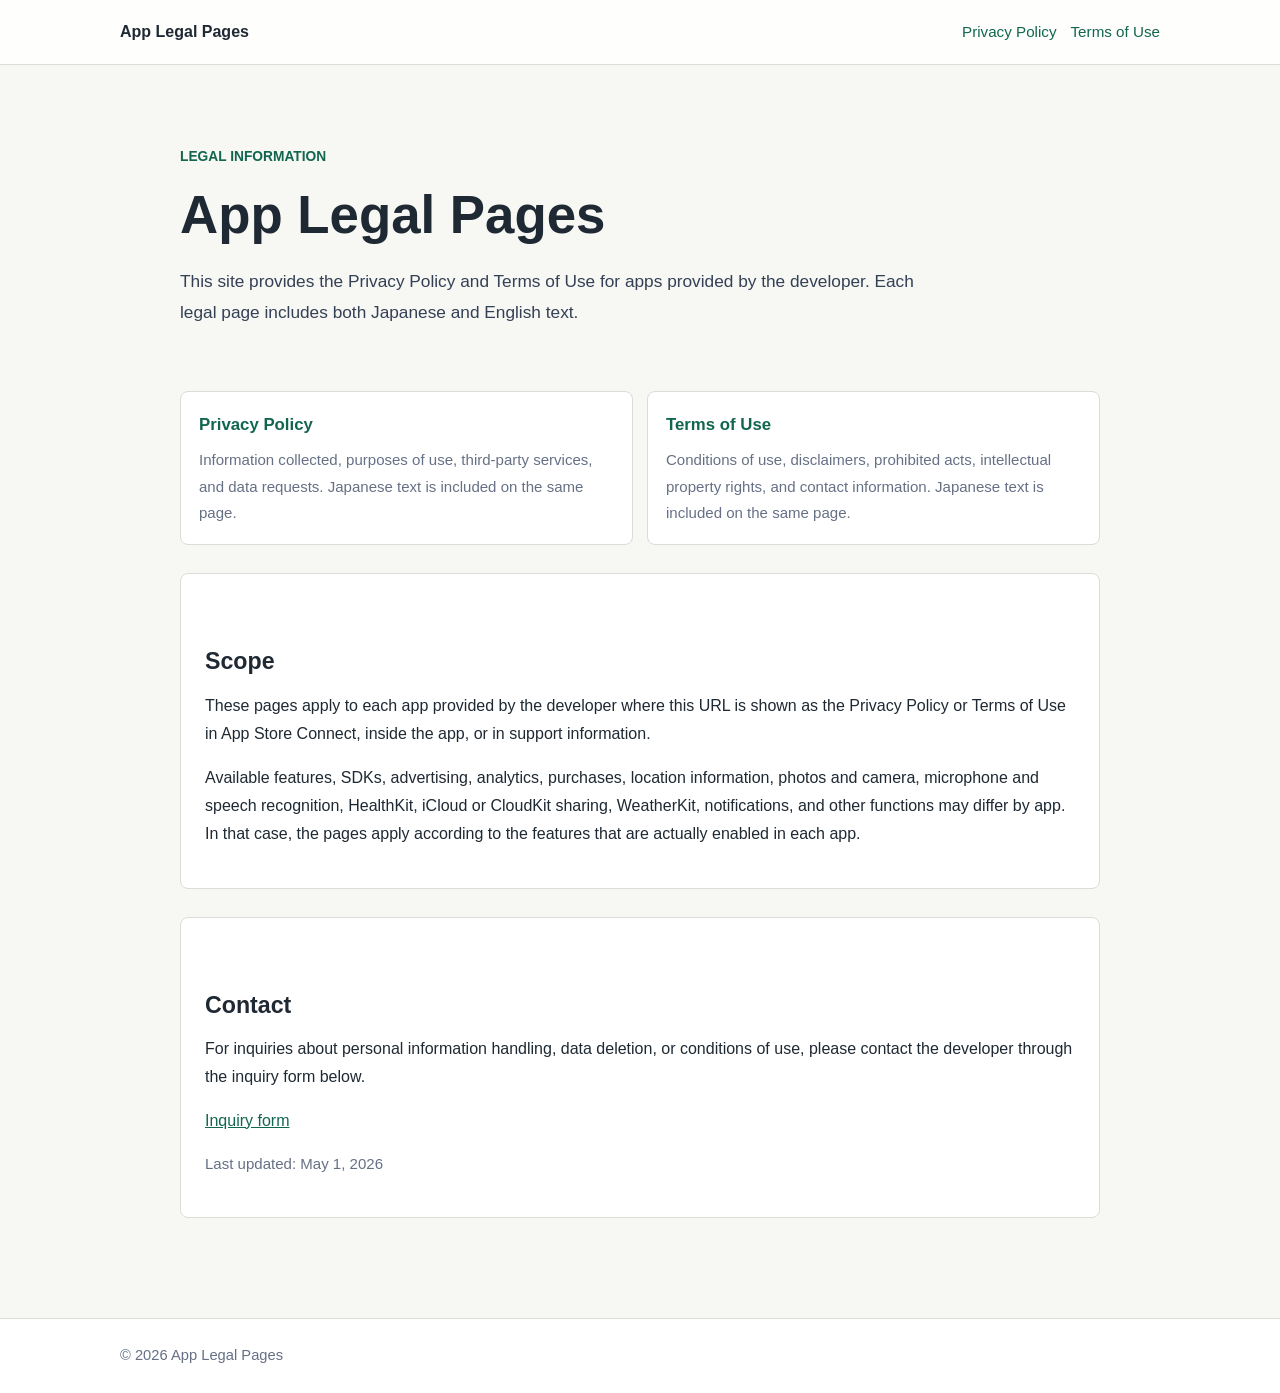
<file: index.html>
<!doctype html>
<html lang="en">
<head>
  <meta charset="utf-8">
  <meta name="viewport" content="width=device-width, initial-scale=1">
  <title>App Legal Pages</title>
  <meta name="description" content="Privacy Policy and Terms of Use for apps provided by the developer.">
  <link rel="stylesheet" href="assets/styles.css">
</head>
<body>
  <header class="site-header">
    <nav class="nav" aria-label="Primary navigation">
      <a class="brand" href="index.html">App Legal Pages</a>
      <div class="nav-links">
        <a href="privacy-policy.html">Privacy Policy</a>
        <a href="terms-of-use.html">Terms of Use</a>
      </div>
    </nav>
  </header>

  <main>
    <section class="hero">
      <p class="eyebrow">Legal Information</p>
      <h1>App Legal Pages</h1>
      <p class="lead">This site provides the Privacy Policy and Terms of Use for apps provided by the developer. Each legal page includes both Japanese and English text.</p>
    </section>

    <section class="link-grid" aria-label="Legal pages">
      <a class="action-link" href="privacy-policy.html">
        <strong>Privacy Policy</strong>
        <span>Information collected, purposes of use, third-party services, and data requests. Japanese text is included on the same page.</span>
      </a>
      <a class="action-link" href="terms-of-use.html">
        <strong>Terms of Use</strong>
        <span>Conditions of use, disclaimers, prohibited acts, intellectual property rights, and contact information. Japanese text is included on the same page.</span>
      </a>
    </section>

    <section class="panel">
      <h2>Scope</h2>
      <p>These pages apply to each app provided by the developer where this URL is shown as the Privacy Policy or Terms of Use in App Store Connect, inside the app, or in support information.</p>
      <p>Available features, SDKs, advertising, analytics, purchases, location information, photos and camera, microphone and speech recognition, HealthKit, iCloud or CloudKit sharing, WeatherKit, notifications, and other functions may differ by app. In that case, the pages apply according to the features that are actually enabled in each app.</p>
    </section>

    <section class="panel">
      <h2>Contact</h2>
      <p>For inquiries about personal information handling, data deletion, or conditions of use, please contact the developer through the inquiry form below.</p>
      <p><a href="https://forms.gle/YtQSMnFPDuYubuL5A" rel="noopener">Inquiry form</a></p>
      <p class="meta">Last updated: May 1, 2026</p>
    </section>
  </main>

  <footer class="site-footer">
    <div class="footer-inner">&copy; 2026 App Legal Pages</div>
  </footer>
</body>
</html>
</file>
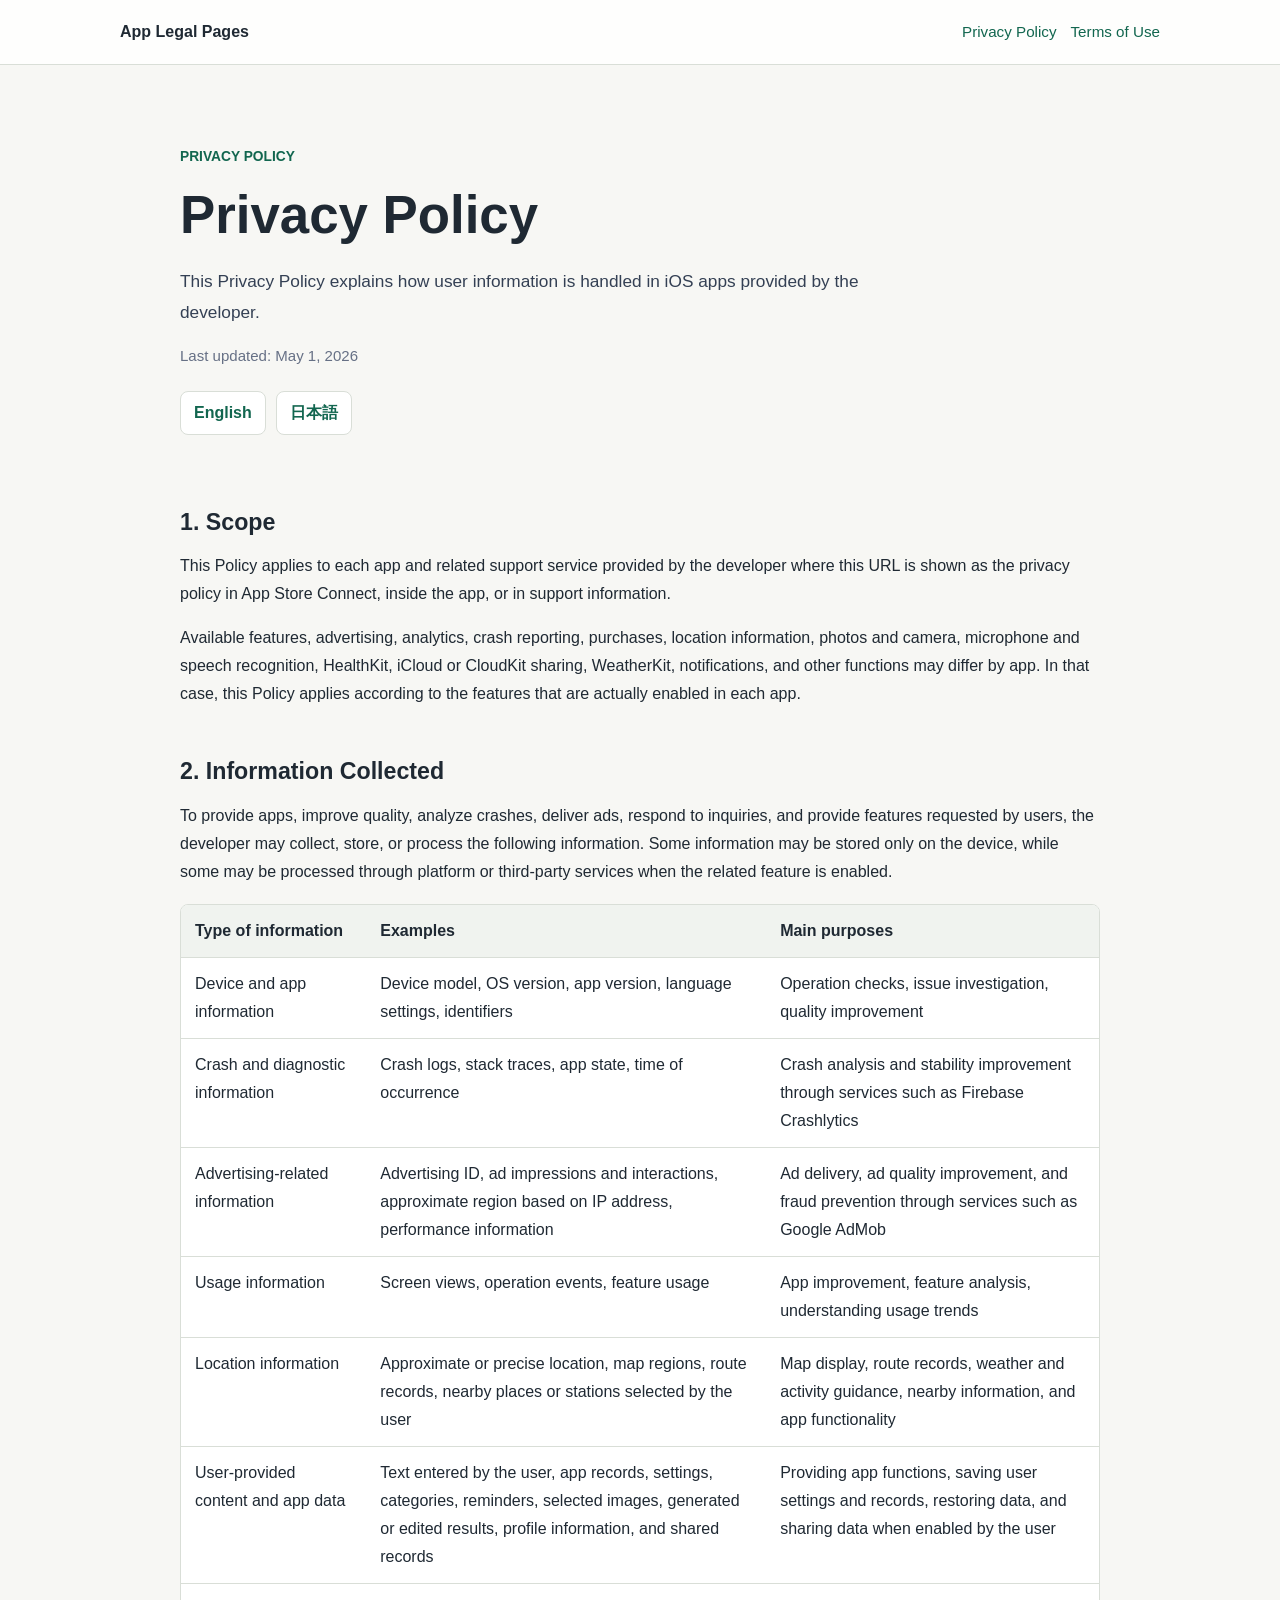
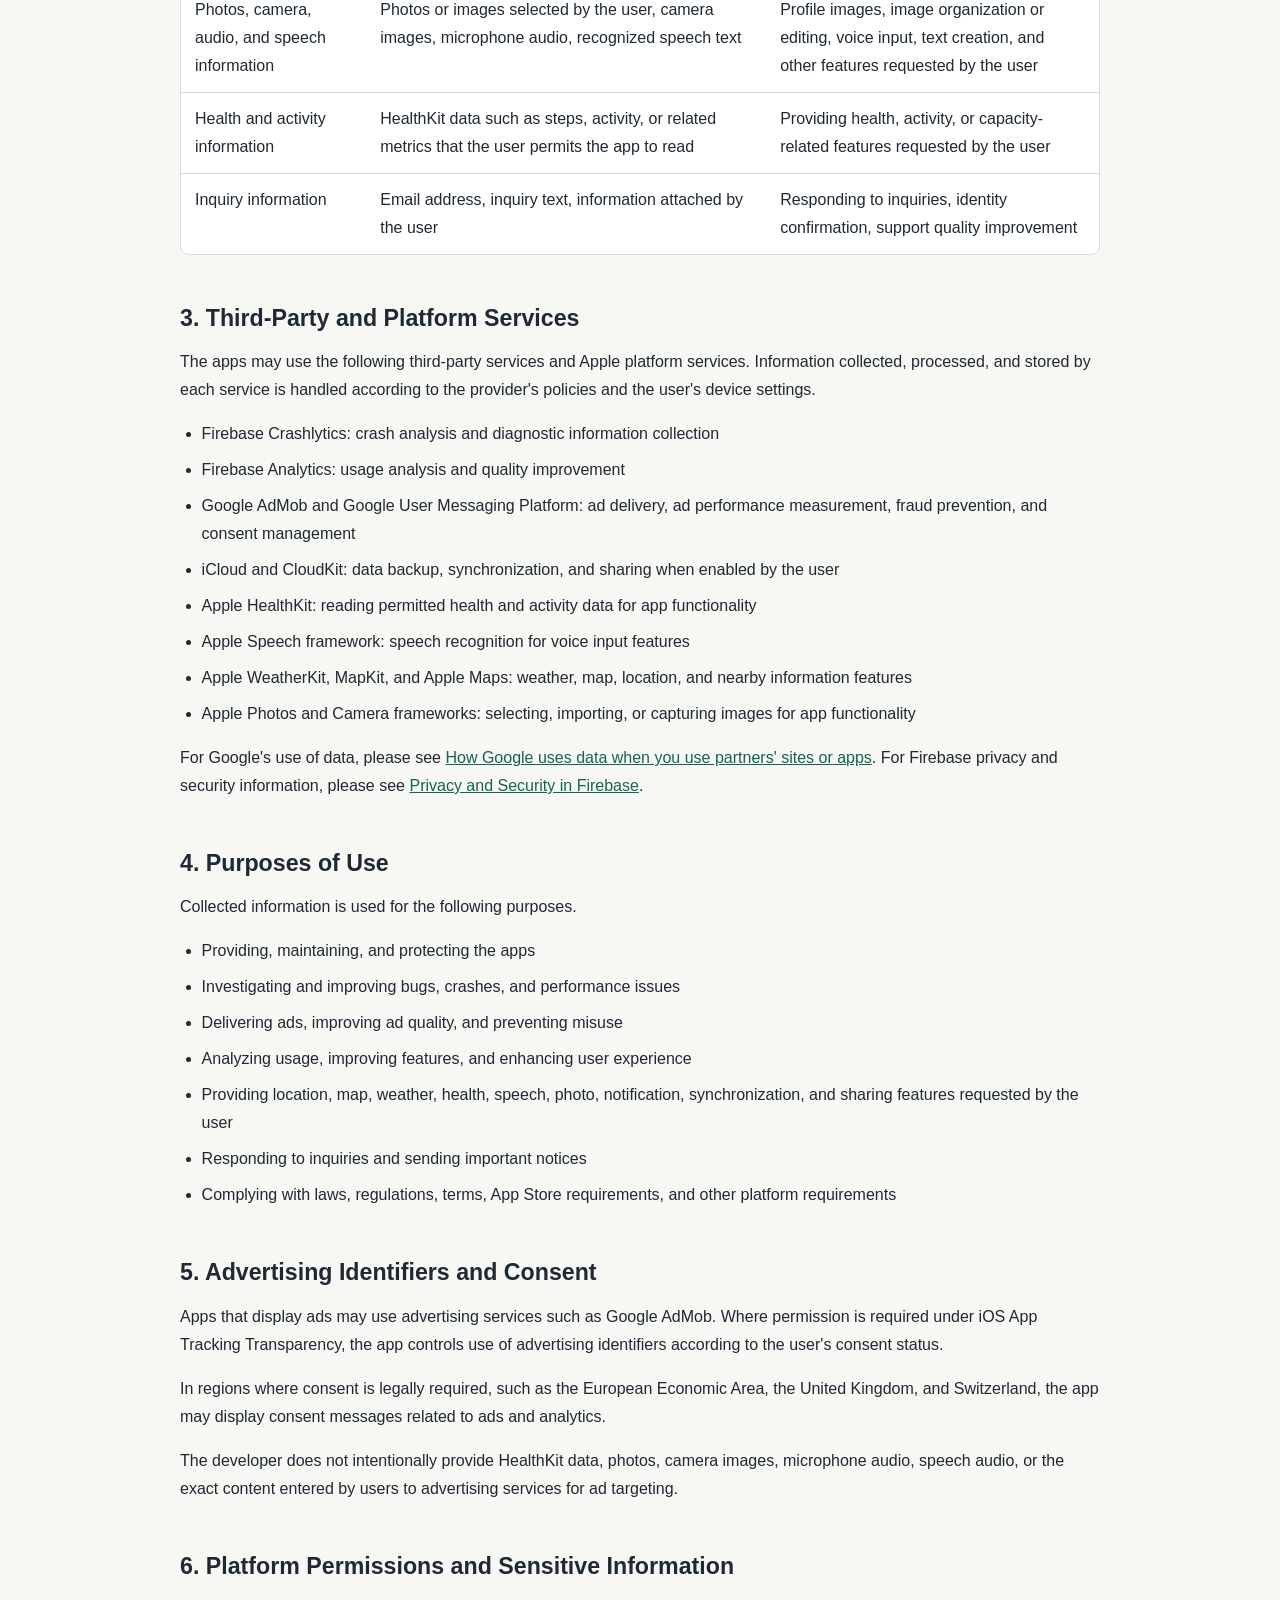
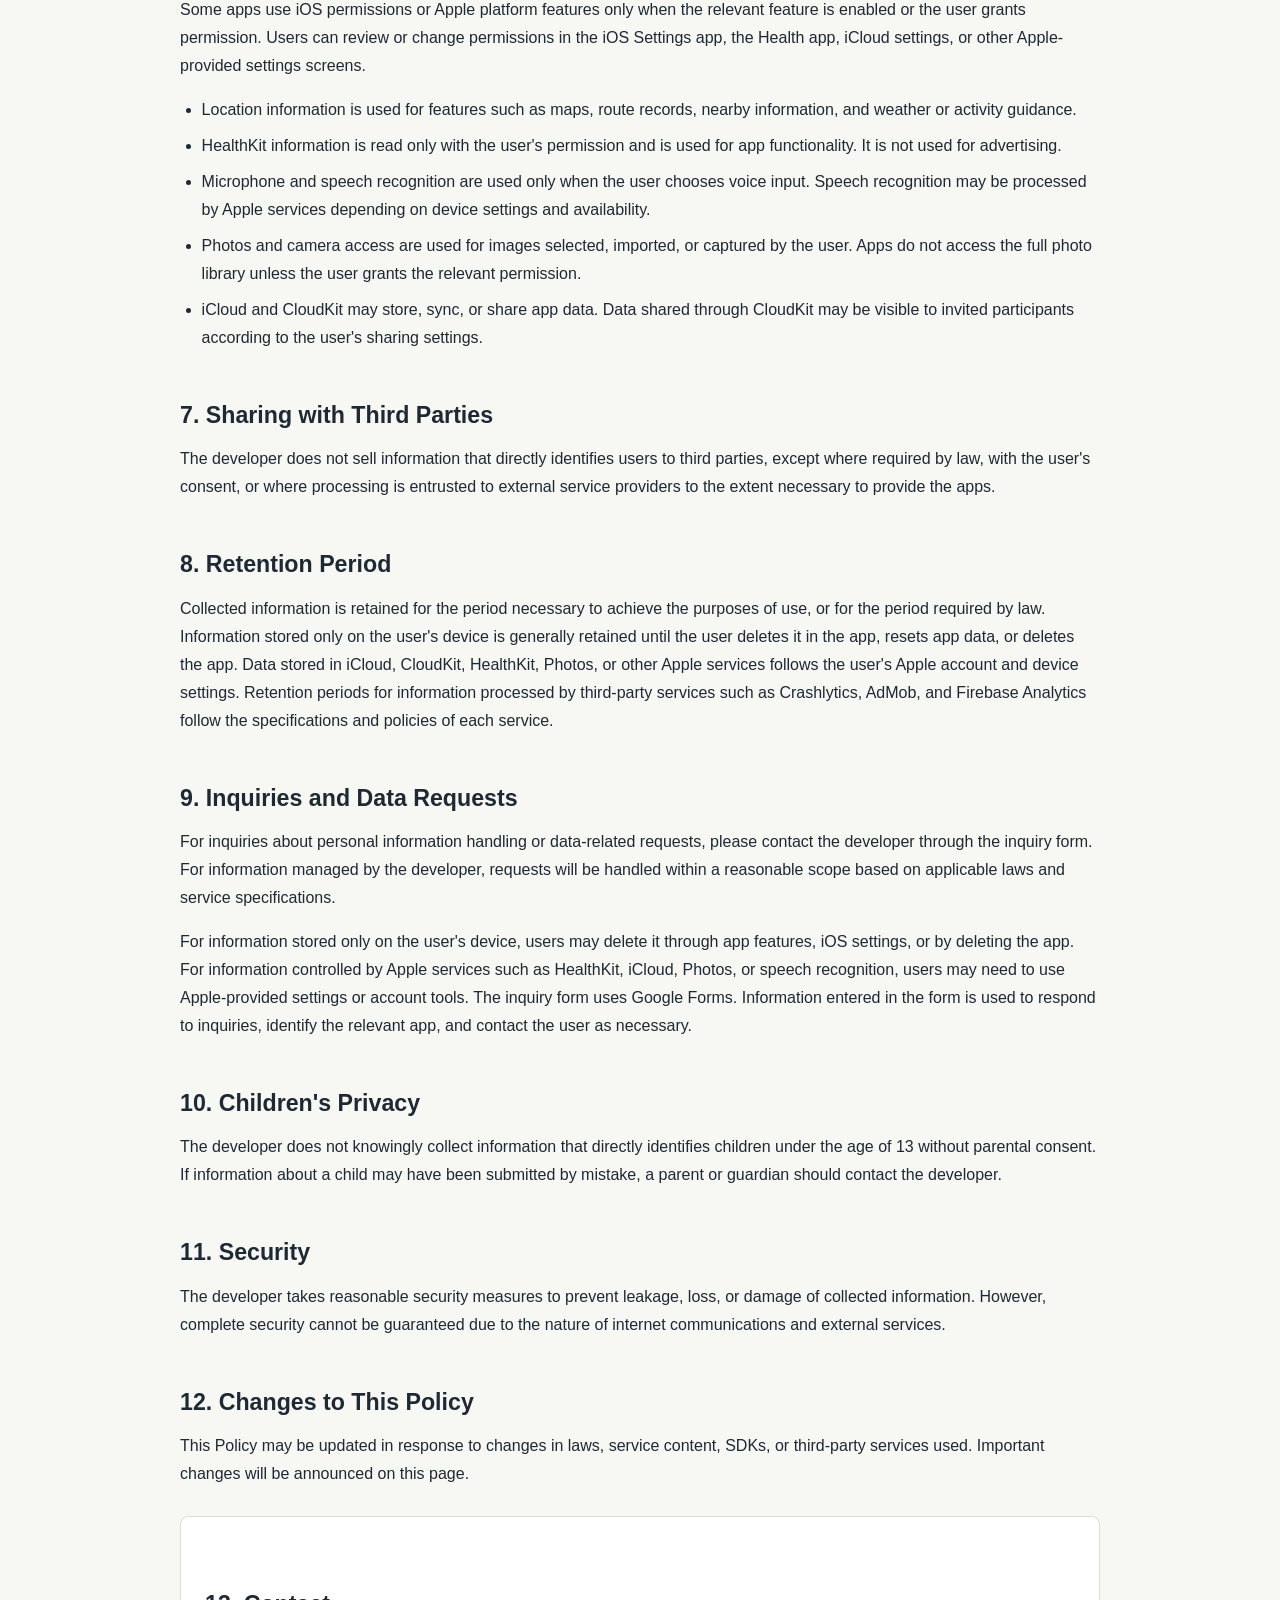
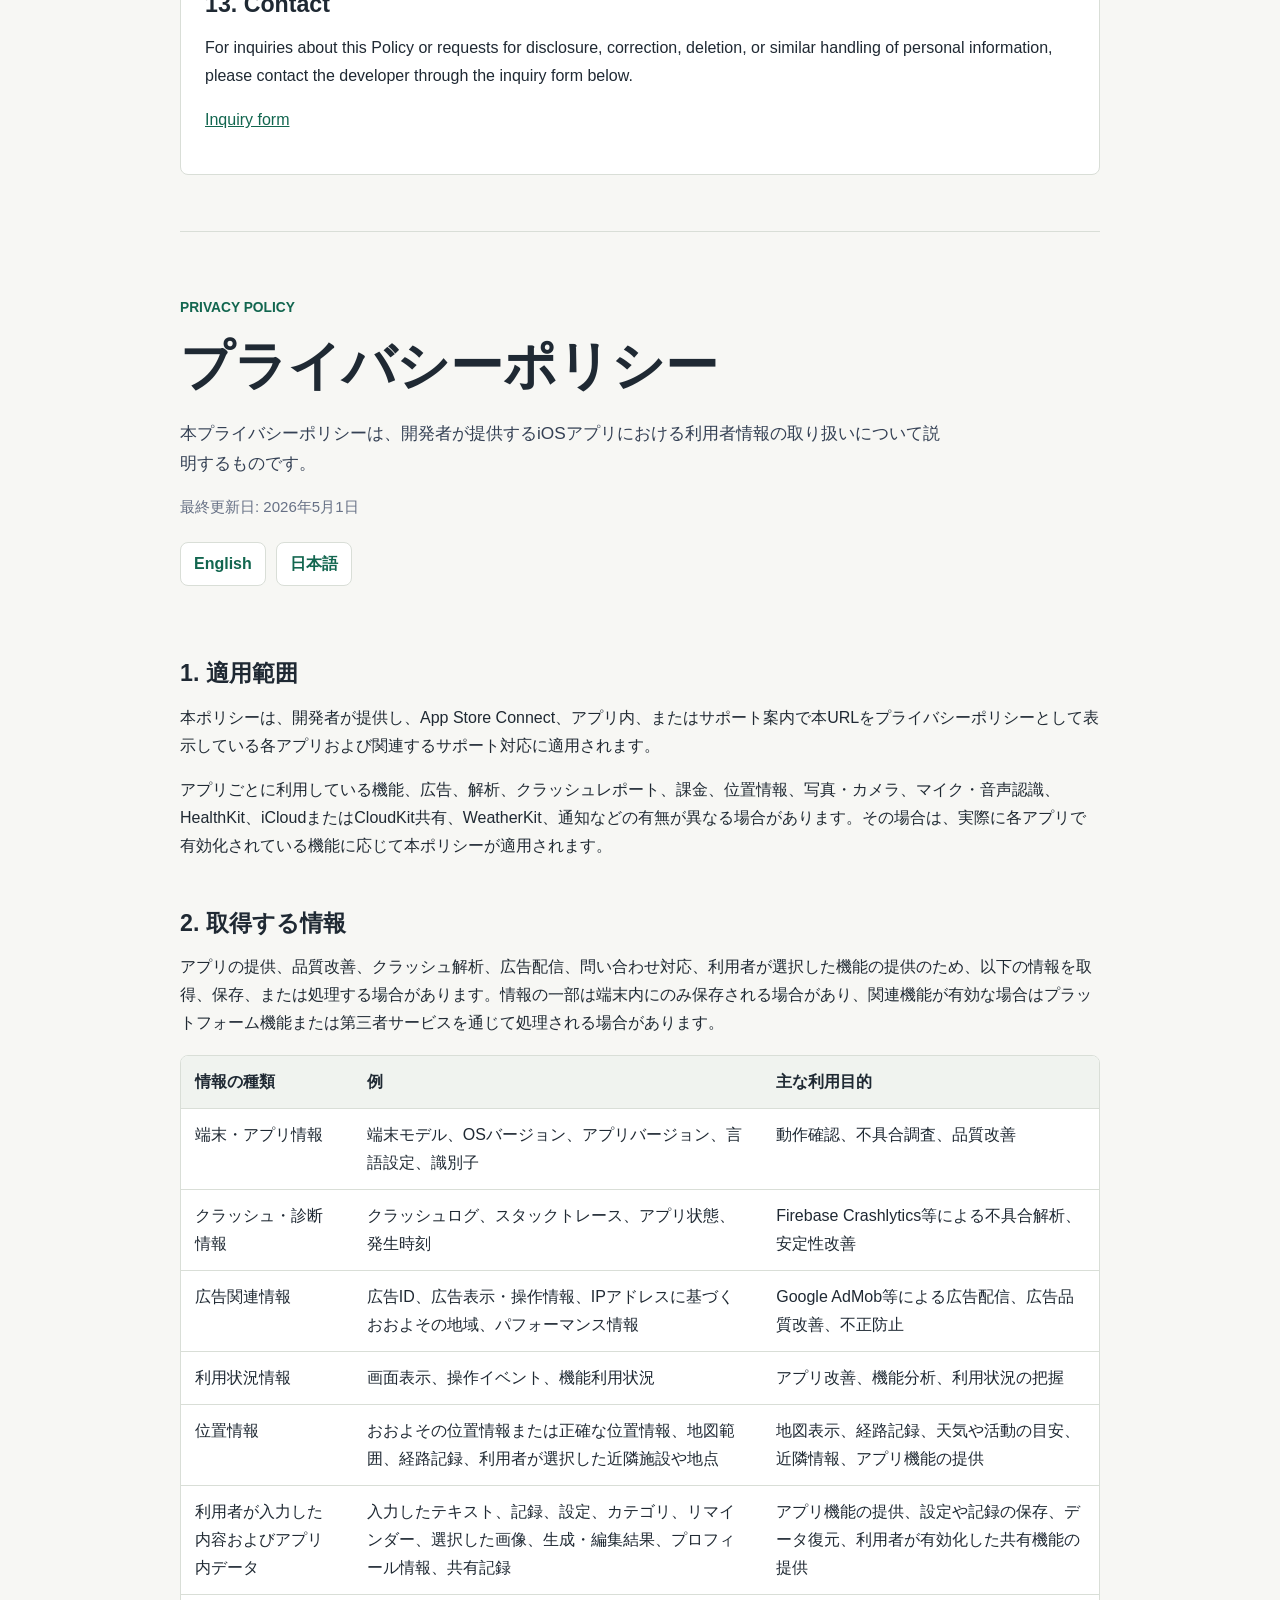
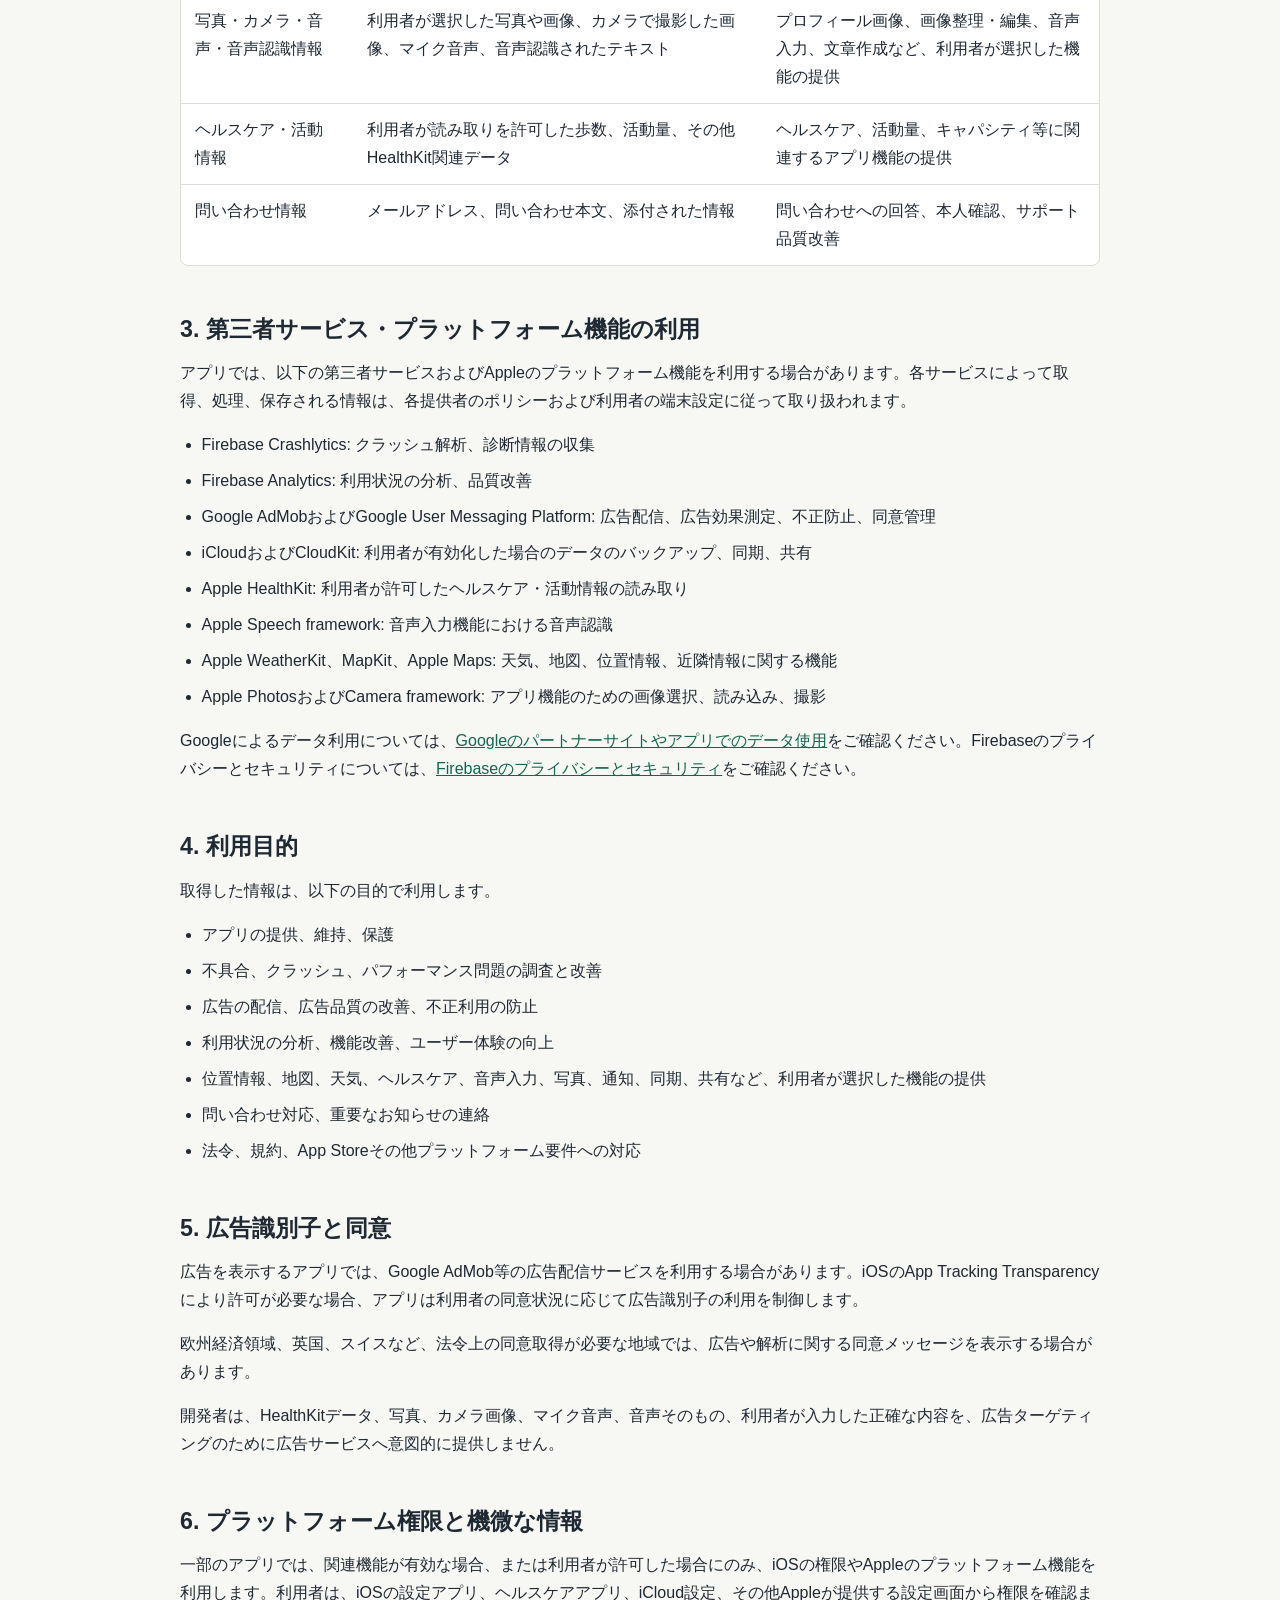
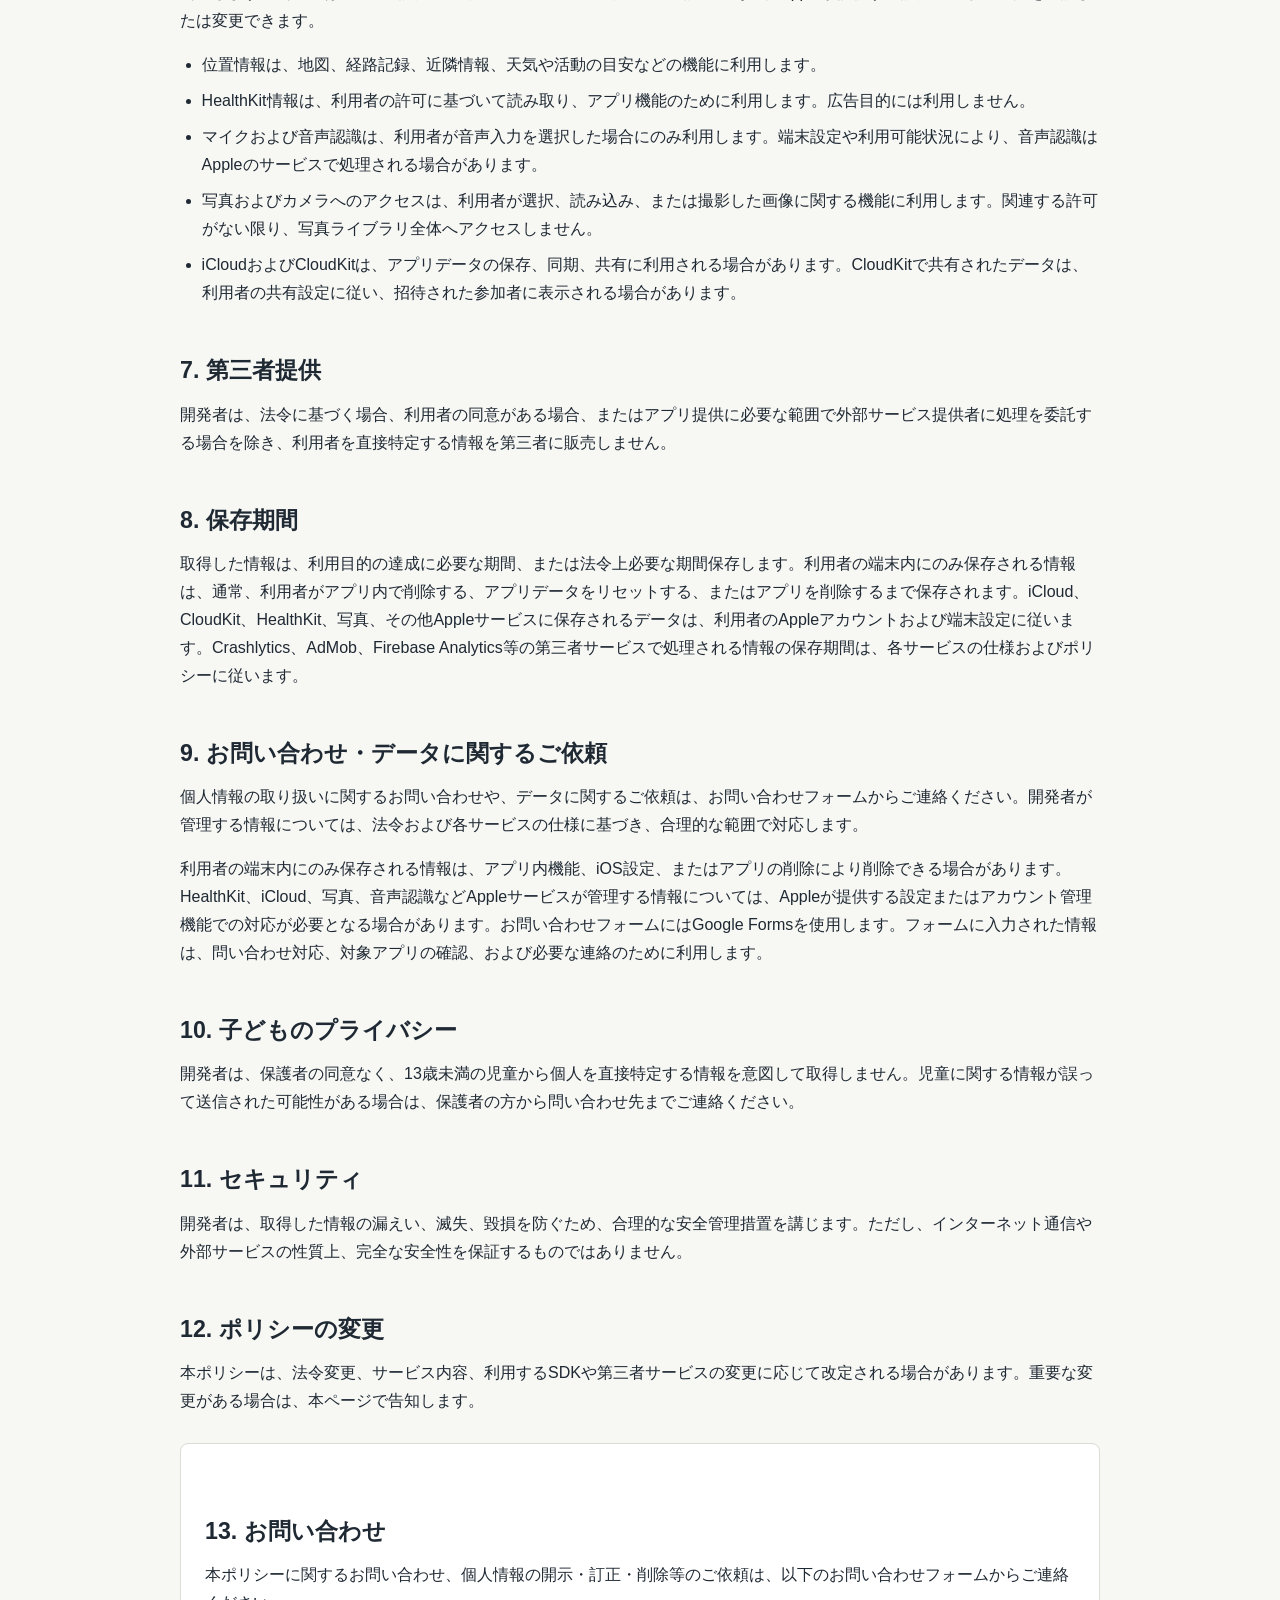
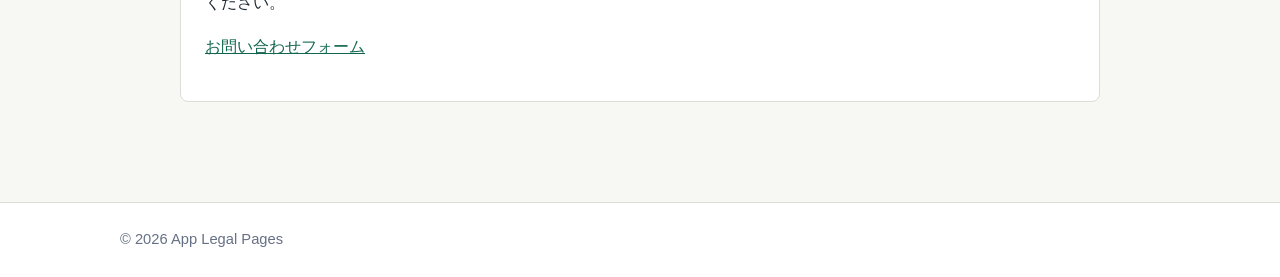
<file: privacy-policy.html>
<!doctype html>
<html lang="en">
<head>
  <meta charset="utf-8">
  <meta name="viewport" content="width=device-width, initial-scale=1">
  <title>Privacy Policy | App Legal Pages</title>
  <meta name="description" content="Privacy Policy for apps provided by the developer.">
  <link rel="stylesheet" href="assets/styles.css">
</head>
<body>
  <header class="site-header">
    <nav class="nav" aria-label="Primary navigation">
      <a class="brand" href="index.html">App Legal Pages</a>
      <div class="nav-links">
        <a href="privacy-policy.html">Privacy Policy</a>
        <a href="terms-of-use.html">Terms of Use</a>
      </div>
    </nav>
  </header>

  <main>
    <section id="en" lang="en">
      <div class="hero">
        <p class="eyebrow">Privacy Policy</p>
        <h1>Privacy Policy</h1>
        <p class="lead">This Privacy Policy explains how user information is handled in iOS apps provided by the developer.</p>
        <p class="meta">Last updated: May 1, 2026</p>
        <nav class="language-switch" aria-label="Language switcher">
          <a href="#en">English</a>
          <a href="#ja" lang="ja">日本語</a>
        </nav>
      </div>

      <section>
        <h2>1. Scope</h2>
        <p>This Policy applies to each app and related support service provided by the developer where this URL is shown as the privacy policy in App Store Connect, inside the app, or in support information.</p>
        <p>Available features, advertising, analytics, crash reporting, purchases, location information, photos and camera, microphone and speech recognition, HealthKit, iCloud or CloudKit sharing, WeatherKit, notifications, and other functions may differ by app. In that case, this Policy applies according to the features that are actually enabled in each app.</p>
      </section>

      <section>
        <h2>2. Information Collected</h2>
        <p>To provide apps, improve quality, analyze crashes, deliver ads, respond to inquiries, and provide features requested by users, the developer may collect, store, or process the following information. Some information may be stored only on the device, while some may be processed through platform or third-party services when the related feature is enabled.</p>
        <div class="table-wrap">
          <table>
            <thead>
              <tr>
                <th>Type of information</th>
                <th>Examples</th>
                <th>Main purposes</th>
              </tr>
            </thead>
            <tbody>
              <tr>
                <td>Device and app information</td>
                <td>Device model, OS version, app version, language settings, identifiers</td>
                <td>Operation checks, issue investigation, quality improvement</td>
              </tr>
              <tr>
                <td>Crash and diagnostic information</td>
                <td>Crash logs, stack traces, app state, time of occurrence</td>
                <td>Crash analysis and stability improvement through services such as Firebase Crashlytics</td>
              </tr>
              <tr>
                <td>Advertising-related information</td>
                <td>Advertising ID, ad impressions and interactions, approximate region based on IP address, performance information</td>
                <td>Ad delivery, ad quality improvement, and fraud prevention through services such as Google AdMob</td>
              </tr>
              <tr>
                <td>Usage information</td>
                <td>Screen views, operation events, feature usage</td>
                <td>App improvement, feature analysis, understanding usage trends</td>
              </tr>
              <tr>
                <td>Location information</td>
                <td>Approximate or precise location, map regions, route records, nearby places or stations selected by the user</td>
                <td>Map display, route records, weather and activity guidance, nearby information, and app functionality</td>
              </tr>
              <tr>
                <td>User-provided content and app data</td>
                <td>Text entered by the user, app records, settings, categories, reminders, selected images, generated or edited results, profile information, and shared records</td>
                <td>Providing app functions, saving user settings and records, restoring data, and sharing data when enabled by the user</td>
              </tr>
              <tr>
                <td>Photos, camera, audio, and speech information</td>
                <td>Photos or images selected by the user, camera images, microphone audio, recognized speech text</td>
                <td>Profile images, image organization or editing, voice input, text creation, and other features requested by the user</td>
              </tr>
              <tr>
                <td>Health and activity information</td>
                <td>HealthKit data such as steps, activity, or related metrics that the user permits the app to read</td>
                <td>Providing health, activity, or capacity-related features requested by the user</td>
              </tr>
              <tr>
                <td>Inquiry information</td>
                <td>Email address, inquiry text, information attached by the user</td>
                <td>Responding to inquiries, identity confirmation, support quality improvement</td>
              </tr>
            </tbody>
          </table>
        </div>
      </section>

      <section>
        <h2>3. Third-Party and Platform Services</h2>
        <p>The apps may use the following third-party services and Apple platform services. Information collected, processed, and stored by each service is handled according to the provider's policies and the user's device settings.</p>
        <ul>
          <li>Firebase Crashlytics: crash analysis and diagnostic information collection</li>
          <li>Firebase Analytics: usage analysis and quality improvement</li>
          <li>Google AdMob and Google User Messaging Platform: ad delivery, ad performance measurement, fraud prevention, and consent management</li>
          <li>iCloud and CloudKit: data backup, synchronization, and sharing when enabled by the user</li>
          <li>Apple HealthKit: reading permitted health and activity data for app functionality</li>
          <li>Apple Speech framework: speech recognition for voice input features</li>
          <li>Apple WeatherKit, MapKit, and Apple Maps: weather, map, location, and nearby information features</li>
          <li>Apple Photos and Camera frameworks: selecting, importing, or capturing images for app functionality</li>
        </ul>
        <p>For Google's use of data, please see <a href="https://policies.google.com/technologies/partner-sites" rel="noopener">How Google uses data when you use partners' sites or apps</a>. For Firebase privacy and security information, please see <a href="https://firebase.google.com/support/privacy" rel="noopener">Privacy and Security in Firebase</a>.</p>
      </section>

      <section>
        <h2>4. Purposes of Use</h2>
        <p>Collected information is used for the following purposes.</p>
        <ul>
          <li>Providing, maintaining, and protecting the apps</li>
          <li>Investigating and improving bugs, crashes, and performance issues</li>
          <li>Delivering ads, improving ad quality, and preventing misuse</li>
          <li>Analyzing usage, improving features, and enhancing user experience</li>
          <li>Providing location, map, weather, health, speech, photo, notification, synchronization, and sharing features requested by the user</li>
          <li>Responding to inquiries and sending important notices</li>
          <li>Complying with laws, regulations, terms, App Store requirements, and other platform requirements</li>
        </ul>
      </section>

      <section>
        <h2>5. Advertising Identifiers and Consent</h2>
        <p>Apps that display ads may use advertising services such as Google AdMob. Where permission is required under iOS App Tracking Transparency, the app controls use of advertising identifiers according to the user's consent status.</p>
        <p>In regions where consent is legally required, such as the European Economic Area, the United Kingdom, and Switzerland, the app may display consent messages related to ads and analytics.</p>
        <p>The developer does not intentionally provide HealthKit data, photos, camera images, microphone audio, speech audio, or the exact content entered by users to advertising services for ad targeting.</p>
      </section>

      <section>
        <h2>6. Platform Permissions and Sensitive Information</h2>
        <p>Some apps use iOS permissions or Apple platform features only when the relevant feature is enabled or the user grants permission. Users can review or change permissions in the iOS Settings app, the Health app, iCloud settings, or other Apple-provided settings screens.</p>
        <ul>
          <li>Location information is used for features such as maps, route records, nearby information, and weather or activity guidance.</li>
          <li>HealthKit information is read only with the user's permission and is used for app functionality. It is not used for advertising.</li>
          <li>Microphone and speech recognition are used only when the user chooses voice input. Speech recognition may be processed by Apple services depending on device settings and availability.</li>
          <li>Photos and camera access are used for images selected, imported, or captured by the user. Apps do not access the full photo library unless the user grants the relevant permission.</li>
          <li>iCloud and CloudKit may store, sync, or share app data. Data shared through CloudKit may be visible to invited participants according to the user's sharing settings.</li>
        </ul>
      </section>

      <section>
        <h2>7. Sharing with Third Parties</h2>
        <p>The developer does not sell information that directly identifies users to third parties, except where required by law, with the user's consent, or where processing is entrusted to external service providers to the extent necessary to provide the apps.</p>
      </section>

      <section>
        <h2>8. Retention Period</h2>
        <p>Collected information is retained for the period necessary to achieve the purposes of use, or for the period required by law. Information stored only on the user's device is generally retained until the user deletes it in the app, resets app data, or deletes the app. Data stored in iCloud, CloudKit, HealthKit, Photos, or other Apple services follows the user's Apple account and device settings. Retention periods for information processed by third-party services such as Crashlytics, AdMob, and Firebase Analytics follow the specifications and policies of each service.</p>
      </section>

      <section>
        <h2>9. Inquiries and Data Requests</h2>
        <p>For inquiries about personal information handling or data-related requests, please contact the developer through the inquiry form. For information managed by the developer, requests will be handled within a reasonable scope based on applicable laws and service specifications.</p>
        <p>For information stored only on the user's device, users may delete it through app features, iOS settings, or by deleting the app. For information controlled by Apple services such as HealthKit, iCloud, Photos, or speech recognition, users may need to use Apple-provided settings or account tools. The inquiry form uses Google Forms. Information entered in the form is used to respond to inquiries, identify the relevant app, and contact the user as necessary.</p>
      </section>

      <section>
        <h2>10. Children's Privacy</h2>
        <p>The developer does not knowingly collect information that directly identifies children under the age of 13 without parental consent. If information about a child may have been submitted by mistake, a parent or guardian should contact the developer.</p>
      </section>

      <section>
        <h2>11. Security</h2>
        <p>The developer takes reasonable security measures to prevent leakage, loss, or damage of collected information. However, complete security cannot be guaranteed due to the nature of internet communications and external services.</p>
      </section>

      <section>
        <h2>12. Changes to This Policy</h2>
        <p>This Policy may be updated in response to changes in laws, service content, SDKs, or third-party services used. Important changes will be announced on this page.</p>
      </section>

      <section class="panel">
        <h2>13. Contact</h2>
        <p>For inquiries about this Policy or requests for disclosure, correction, deletion, or similar handling of personal information, please contact the developer through the inquiry form below.</p>
        <p><a href="https://forms.gle/YtQSMnFPDuYubuL5A" rel="noopener">Inquiry form</a></p>
      </section>
    </section>

    <section class="language-section" id="ja" lang="ja">
      <div class="hero">
        <p class="eyebrow">Privacy Policy</p>
        <h1>プライバシーポリシー</h1>
        <p class="lead">本プライバシーポリシーは、開発者が提供するiOSアプリにおける利用者情報の取り扱いについて説明するものです。</p>
        <p class="meta">最終更新日: 2026年5月1日</p>
        <nav class="language-switch" aria-label="言語切替">
          <a href="#en" lang="en">English</a>
          <a href="#ja">日本語</a>
        </nav>
      </div>

      <section>
      <h2>1. 適用範囲</h2>
      <p>本ポリシーは、開発者が提供し、App Store Connect、アプリ内、またはサポート案内で本URLをプライバシーポリシーとして表示している各アプリおよび関連するサポート対応に適用されます。</p>
      <p>アプリごとに利用している機能、広告、解析、クラッシュレポート、課金、位置情報、写真・カメラ、マイク・音声認識、HealthKit、iCloudまたはCloudKit共有、WeatherKit、通知などの有無が異なる場合があります。その場合は、実際に各アプリで有効化されている機能に応じて本ポリシーが適用されます。</p>
    </section>

    <section>
      <h2>2. 取得する情報</h2>
      <p>アプリの提供、品質改善、クラッシュ解析、広告配信、問い合わせ対応、利用者が選択した機能の提供のため、以下の情報を取得、保存、または処理する場合があります。情報の一部は端末内にのみ保存される場合があり、関連機能が有効な場合はプラットフォーム機能または第三者サービスを通じて処理される場合があります。</p>
      <div class="table-wrap">
        <table>
          <thead>
            <tr>
              <th>情報の種類</th>
              <th>例</th>
              <th>主な利用目的</th>
            </tr>
          </thead>
          <tbody>
            <tr>
              <td>端末・アプリ情報</td>
              <td>端末モデル、OSバージョン、アプリバージョン、言語設定、識別子</td>
              <td>動作確認、不具合調査、品質改善</td>
            </tr>
            <tr>
              <td>クラッシュ・診断情報</td>
              <td>クラッシュログ、スタックトレース、アプリ状態、発生時刻</td>
              <td>Firebase Crashlytics等による不具合解析、安定性改善</td>
            </tr>
            <tr>
              <td>広告関連情報</td>
              <td>広告ID、広告表示・操作情報、IPアドレスに基づくおおよその地域、パフォーマンス情報</td>
              <td>Google AdMob等による広告配信、広告品質改善、不正防止</td>
            </tr>
            <tr>
              <td>利用状況情報</td>
              <td>画面表示、操作イベント、機能利用状況</td>
              <td>アプリ改善、機能分析、利用状況の把握</td>
            </tr>
            <tr>
              <td>位置情報</td>
              <td>おおよその位置情報または正確な位置情報、地図範囲、経路記録、利用者が選択した近隣施設や地点</td>
              <td>地図表示、経路記録、天気や活動の目安、近隣情報、アプリ機能の提供</td>
            </tr>
            <tr>
              <td>利用者が入力した内容およびアプリ内データ</td>
              <td>入力したテキスト、記録、設定、カテゴリ、リマインダー、選択した画像、生成・編集結果、プロフィール情報、共有記録</td>
              <td>アプリ機能の提供、設定や記録の保存、データ復元、利用者が有効化した共有機能の提供</td>
            </tr>
            <tr>
              <td>写真・カメラ・音声・音声認識情報</td>
              <td>利用者が選択した写真や画像、カメラで撮影した画像、マイク音声、音声認識されたテキスト</td>
              <td>プロフィール画像、画像整理・編集、音声入力、文章作成など、利用者が選択した機能の提供</td>
            </tr>
            <tr>
              <td>ヘルスケア・活動情報</td>
              <td>利用者が読み取りを許可した歩数、活動量、その他HealthKit関連データ</td>
              <td>ヘルスケア、活動量、キャパシティ等に関連するアプリ機能の提供</td>
            </tr>
            <tr>
              <td>問い合わせ情報</td>
              <td>メールアドレス、問い合わせ本文、添付された情報</td>
              <td>問い合わせへの回答、本人確認、サポート品質改善</td>
            </tr>
          </tbody>
        </table>
      </div>
    </section>

    <section>
      <h2>3. 第三者サービス・プラットフォーム機能の利用</h2>
      <p>アプリでは、以下の第三者サービスおよびAppleのプラットフォーム機能を利用する場合があります。各サービスによって取得、処理、保存される情報は、各提供者のポリシーおよび利用者の端末設定に従って取り扱われます。</p>
      <ul>
        <li>Firebase Crashlytics: クラッシュ解析、診断情報の収集</li>
        <li>Firebase Analytics: 利用状況の分析、品質改善</li>
        <li>Google AdMobおよびGoogle User Messaging Platform: 広告配信、広告効果測定、不正防止、同意管理</li>
        <li>iCloudおよびCloudKit: 利用者が有効化した場合のデータのバックアップ、同期、共有</li>
        <li>Apple HealthKit: 利用者が許可したヘルスケア・活動情報の読み取り</li>
        <li>Apple Speech framework: 音声入力機能における音声認識</li>
        <li>Apple WeatherKit、MapKit、Apple Maps: 天気、地図、位置情報、近隣情報に関する機能</li>
        <li>Apple PhotosおよびCamera framework: アプリ機能のための画像選択、読み込み、撮影</li>
      </ul>
      <p>Googleによるデータ利用については、<a href="https://policies.google.com/technologies/partner-sites" rel="noopener">Googleのパートナーサイトやアプリでのデータ使用</a>をご確認ください。Firebaseのプライバシーとセキュリティについては、<a href="https://firebase.google.com/support/privacy" rel="noopener">Firebaseのプライバシーとセキュリティ</a>をご確認ください。</p>
    </section>

    <section>
      <h2>4. 利用目的</h2>
      <p>取得した情報は、以下の目的で利用します。</p>
      <ul>
        <li>アプリの提供、維持、保護</li>
        <li>不具合、クラッシュ、パフォーマンス問題の調査と改善</li>
        <li>広告の配信、広告品質の改善、不正利用の防止</li>
        <li>利用状況の分析、機能改善、ユーザー体験の向上</li>
        <li>位置情報、地図、天気、ヘルスケア、音声入力、写真、通知、同期、共有など、利用者が選択した機能の提供</li>
        <li>問い合わせ対応、重要なお知らせの連絡</li>
        <li>法令、規約、App Storeその他プラットフォーム要件への対応</li>
      </ul>
    </section>

    <section>
      <h2>5. 広告識別子と同意</h2>
      <p>広告を表示するアプリでは、Google AdMob等の広告配信サービスを利用する場合があります。iOSのApp Tracking Transparencyにより許可が必要な場合、アプリは利用者の同意状況に応じて広告識別子の利用を制御します。</p>
      <p>欧州経済領域、英国、スイスなど、法令上の同意取得が必要な地域では、広告や解析に関する同意メッセージを表示する場合があります。</p>
      <p>開発者は、HealthKitデータ、写真、カメラ画像、マイク音声、音声そのもの、利用者が入力した正確な内容を、広告ターゲティングのために広告サービスへ意図的に提供しません。</p>
    </section>

    <section>
      <h2>6. プラットフォーム権限と機微な情報</h2>
      <p>一部のアプリでは、関連機能が有効な場合、または利用者が許可した場合にのみ、iOSの権限やAppleのプラットフォーム機能を利用します。利用者は、iOSの設定アプリ、ヘルスケアアプリ、iCloud設定、その他Appleが提供する設定画面から権限を確認または変更できます。</p>
      <ul>
        <li>位置情報は、地図、経路記録、近隣情報、天気や活動の目安などの機能に利用します。</li>
        <li>HealthKit情報は、利用者の許可に基づいて読み取り、アプリ機能のために利用します。広告目的には利用しません。</li>
        <li>マイクおよび音声認識は、利用者が音声入力を選択した場合にのみ利用します。端末設定や利用可能状況により、音声認識はAppleのサービスで処理される場合があります。</li>
        <li>写真およびカメラへのアクセスは、利用者が選択、読み込み、または撮影した画像に関する機能に利用します。関連する許可がない限り、写真ライブラリ全体へアクセスしません。</li>
        <li>iCloudおよびCloudKitは、アプリデータの保存、同期、共有に利用される場合があります。CloudKitで共有されたデータは、利用者の共有設定に従い、招待された参加者に表示される場合があります。</li>
      </ul>
    </section>

    <section>
      <h2>7. 第三者提供</h2>
      <p>開発者は、法令に基づく場合、利用者の同意がある場合、またはアプリ提供に必要な範囲で外部サービス提供者に処理を委託する場合を除き、利用者を直接特定する情報を第三者に販売しません。</p>
    </section>

    <section>
      <h2>8. 保存期間</h2>
      <p>取得した情報は、利用目的の達成に必要な期間、または法令上必要な期間保存します。利用者の端末内にのみ保存される情報は、通常、利用者がアプリ内で削除する、アプリデータをリセットする、またはアプリを削除するまで保存されます。iCloud、CloudKit、HealthKit、写真、その他Appleサービスに保存されるデータは、利用者のAppleアカウントおよび端末設定に従います。Crashlytics、AdMob、Firebase Analytics等の第三者サービスで処理される情報の保存期間は、各サービスの仕様およびポリシーに従います。</p>
    </section>

    <section>
      <h2>9. お問い合わせ・データに関するご依頼</h2>
      <p>個人情報の取り扱いに関するお問い合わせや、データに関するご依頼は、お問い合わせフォームからご連絡ください。開発者が管理する情報については、法令および各サービスの仕様に基づき、合理的な範囲で対応します。</p>
      <p>利用者の端末内にのみ保存される情報は、アプリ内機能、iOS設定、またはアプリの削除により削除できる場合があります。HealthKit、iCloud、写真、音声認識などAppleサービスが管理する情報については、Appleが提供する設定またはアカウント管理機能での対応が必要となる場合があります。お問い合わせフォームにはGoogle Formsを使用します。フォームに入力された情報は、問い合わせ対応、対象アプリの確認、および必要な連絡のために利用します。</p>
    </section>

    <section>
      <h2>10. 子どものプライバシー</h2>
      <p>開発者は、保護者の同意なく、13歳未満の児童から個人を直接特定する情報を意図して取得しません。児童に関する情報が誤って送信された可能性がある場合は、保護者の方から問い合わせ先までご連絡ください。</p>
    </section>

    <section>
      <h2>11. セキュリティ</h2>
      <p>開発者は、取得した情報の漏えい、滅失、毀損を防ぐため、合理的な安全管理措置を講じます。ただし、インターネット通信や外部サービスの性質上、完全な安全性を保証するものではありません。</p>
    </section>

    <section>
      <h2>12. ポリシーの変更</h2>
      <p>本ポリシーは、法令変更、サービス内容、利用するSDKや第三者サービスの変更に応じて改定される場合があります。重要な変更がある場合は、本ページで告知します。</p>
    </section>

    <section class="panel">
      <h2>13. お問い合わせ</h2>
      <p>本ポリシーに関するお問い合わせ、個人情報の開示・訂正・削除等のご依頼は、以下のお問い合わせフォームからご連絡ください。</p>
      <p><a href="https://forms.gle/YtQSMnFPDuYubuL5A" rel="noopener">お問い合わせフォーム</a></p>
    </section>
    </section>

  </main>

  <footer class="site-footer">
    <div class="footer-inner">&copy; 2026 App Legal Pages</div>
  </footer>
</body>
</html>
</file>
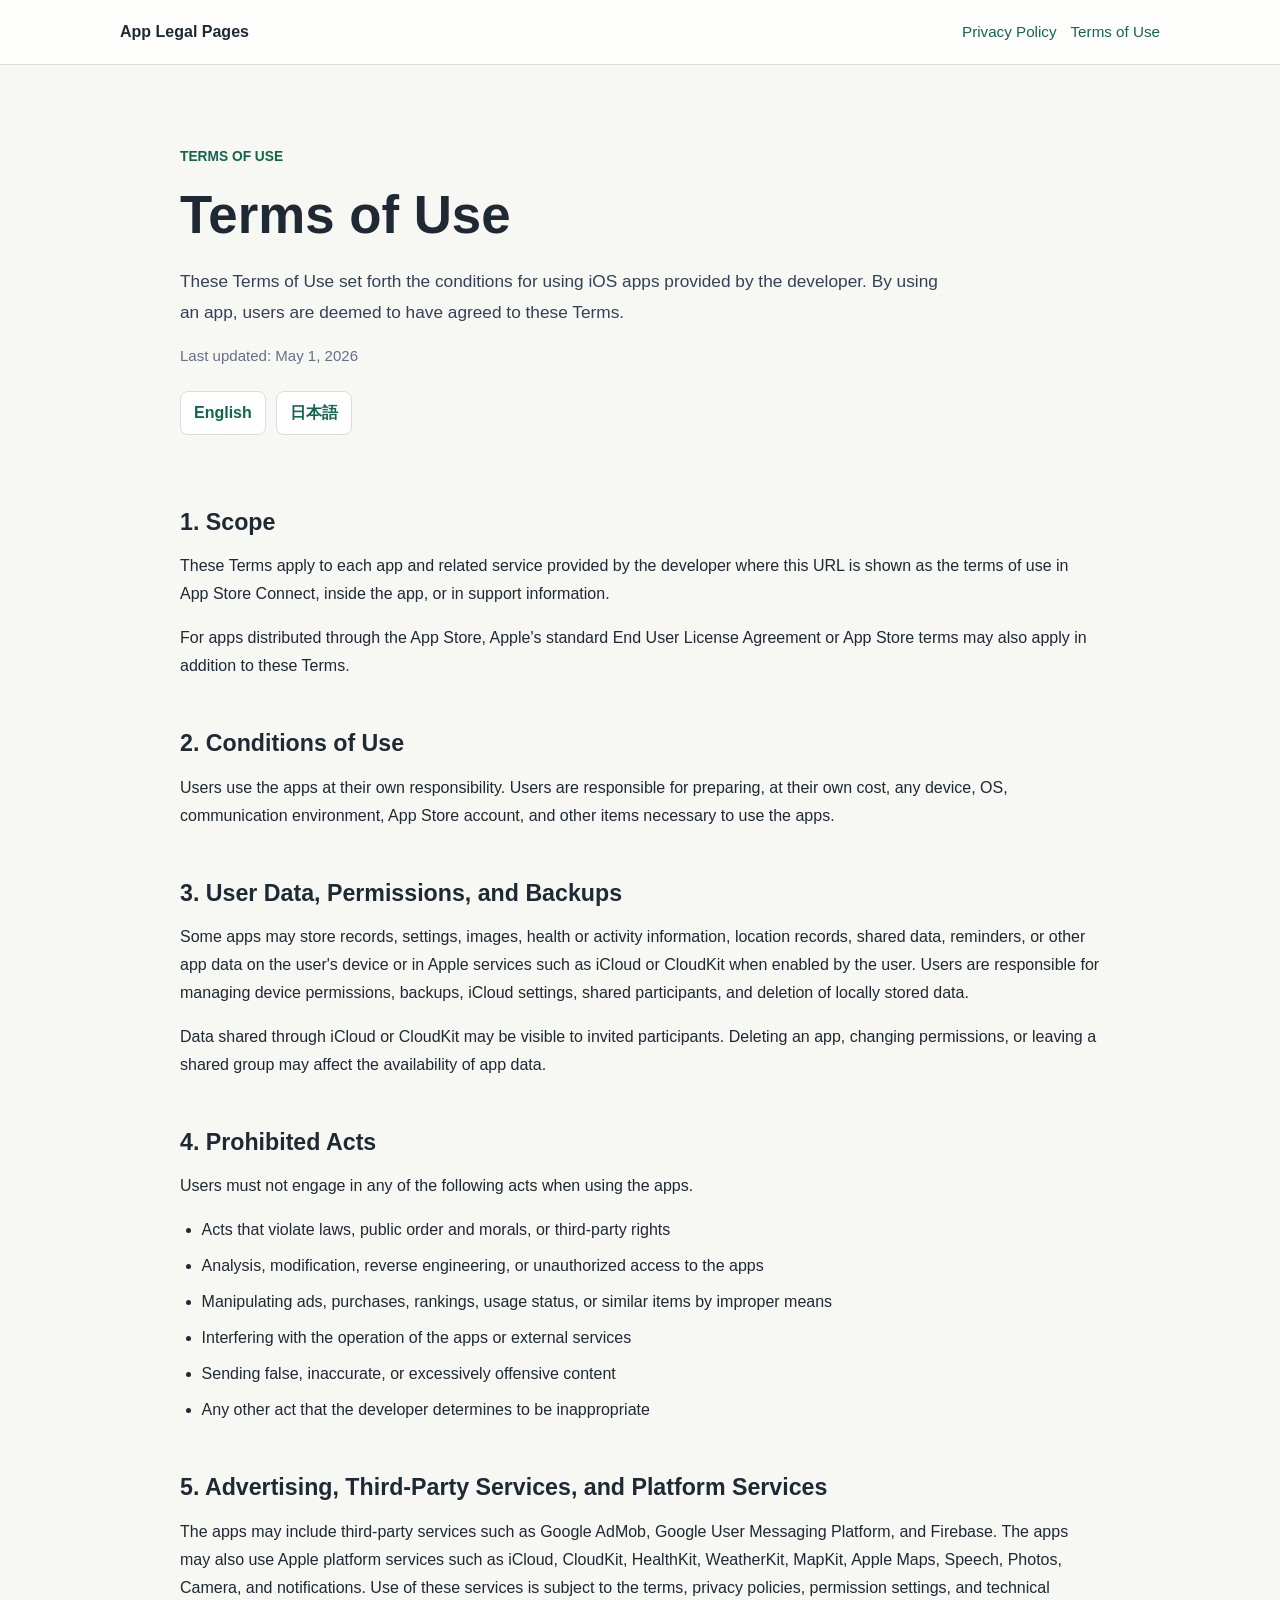
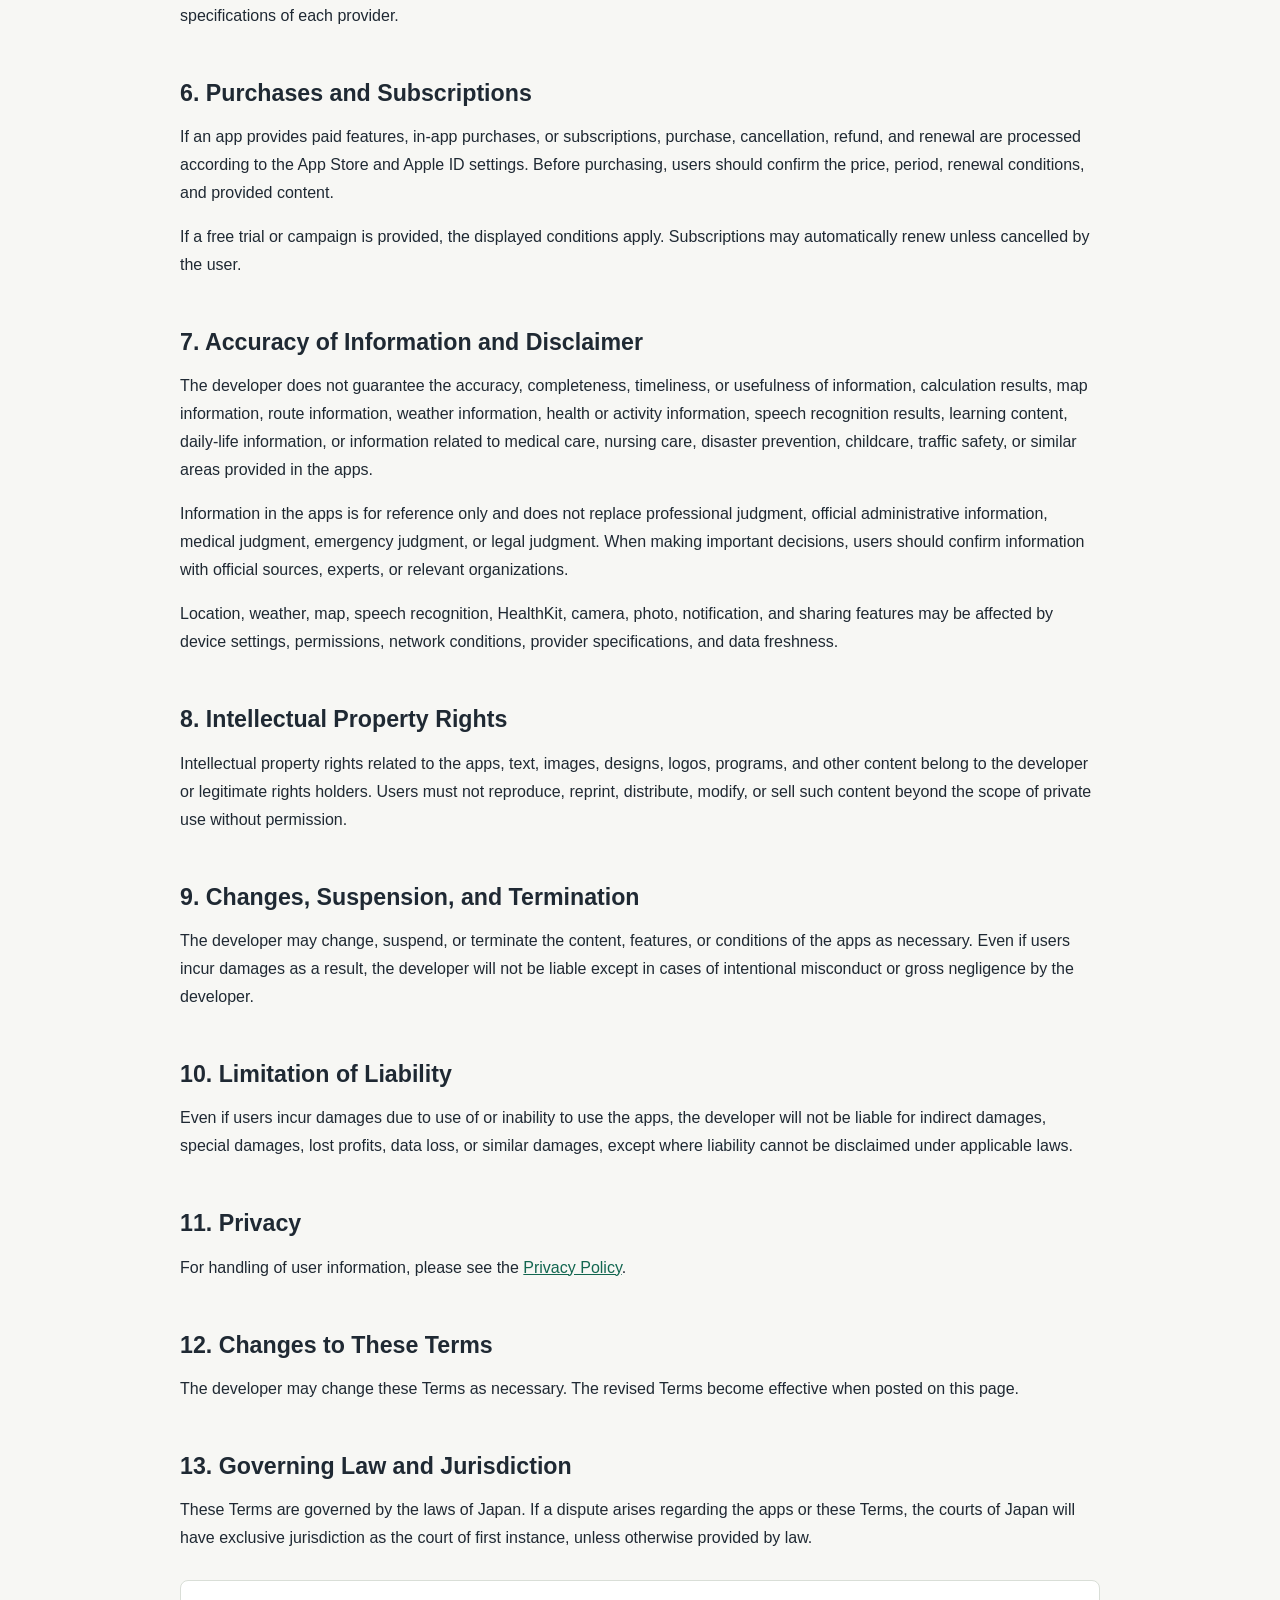
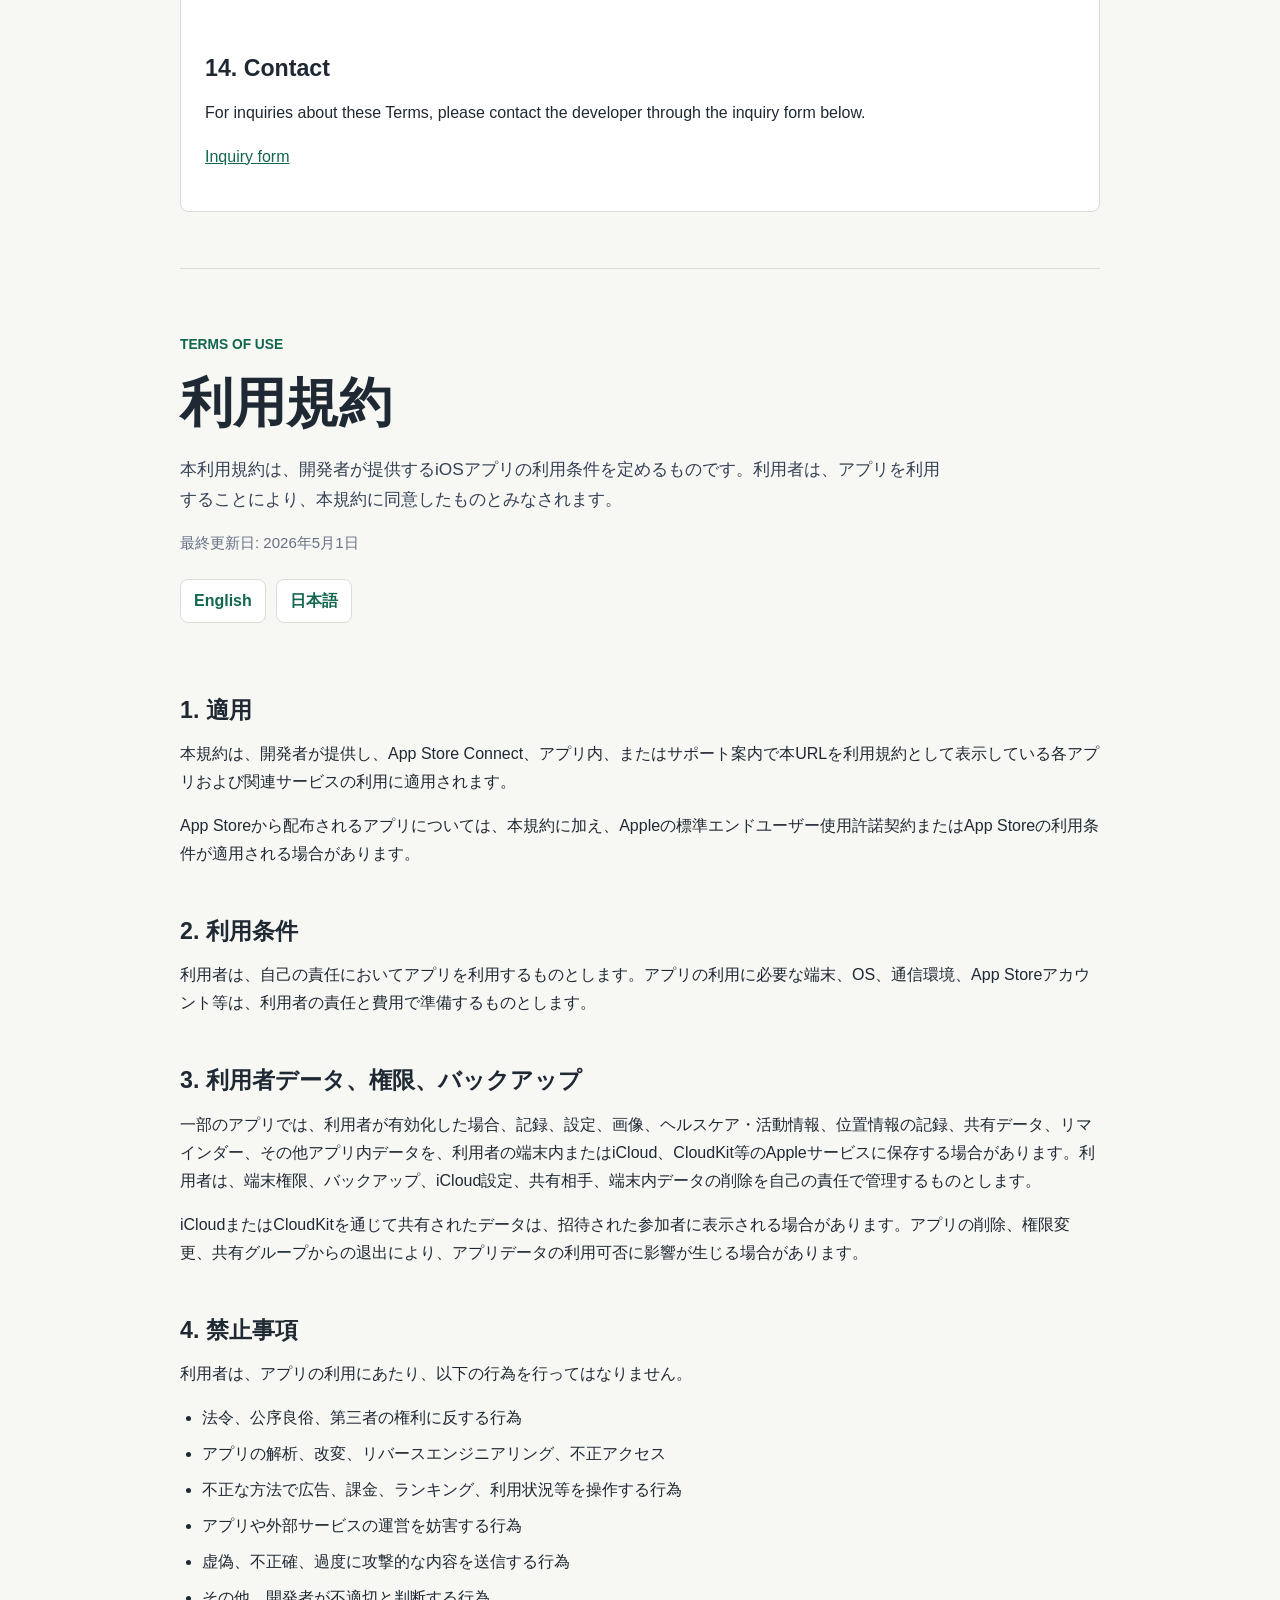
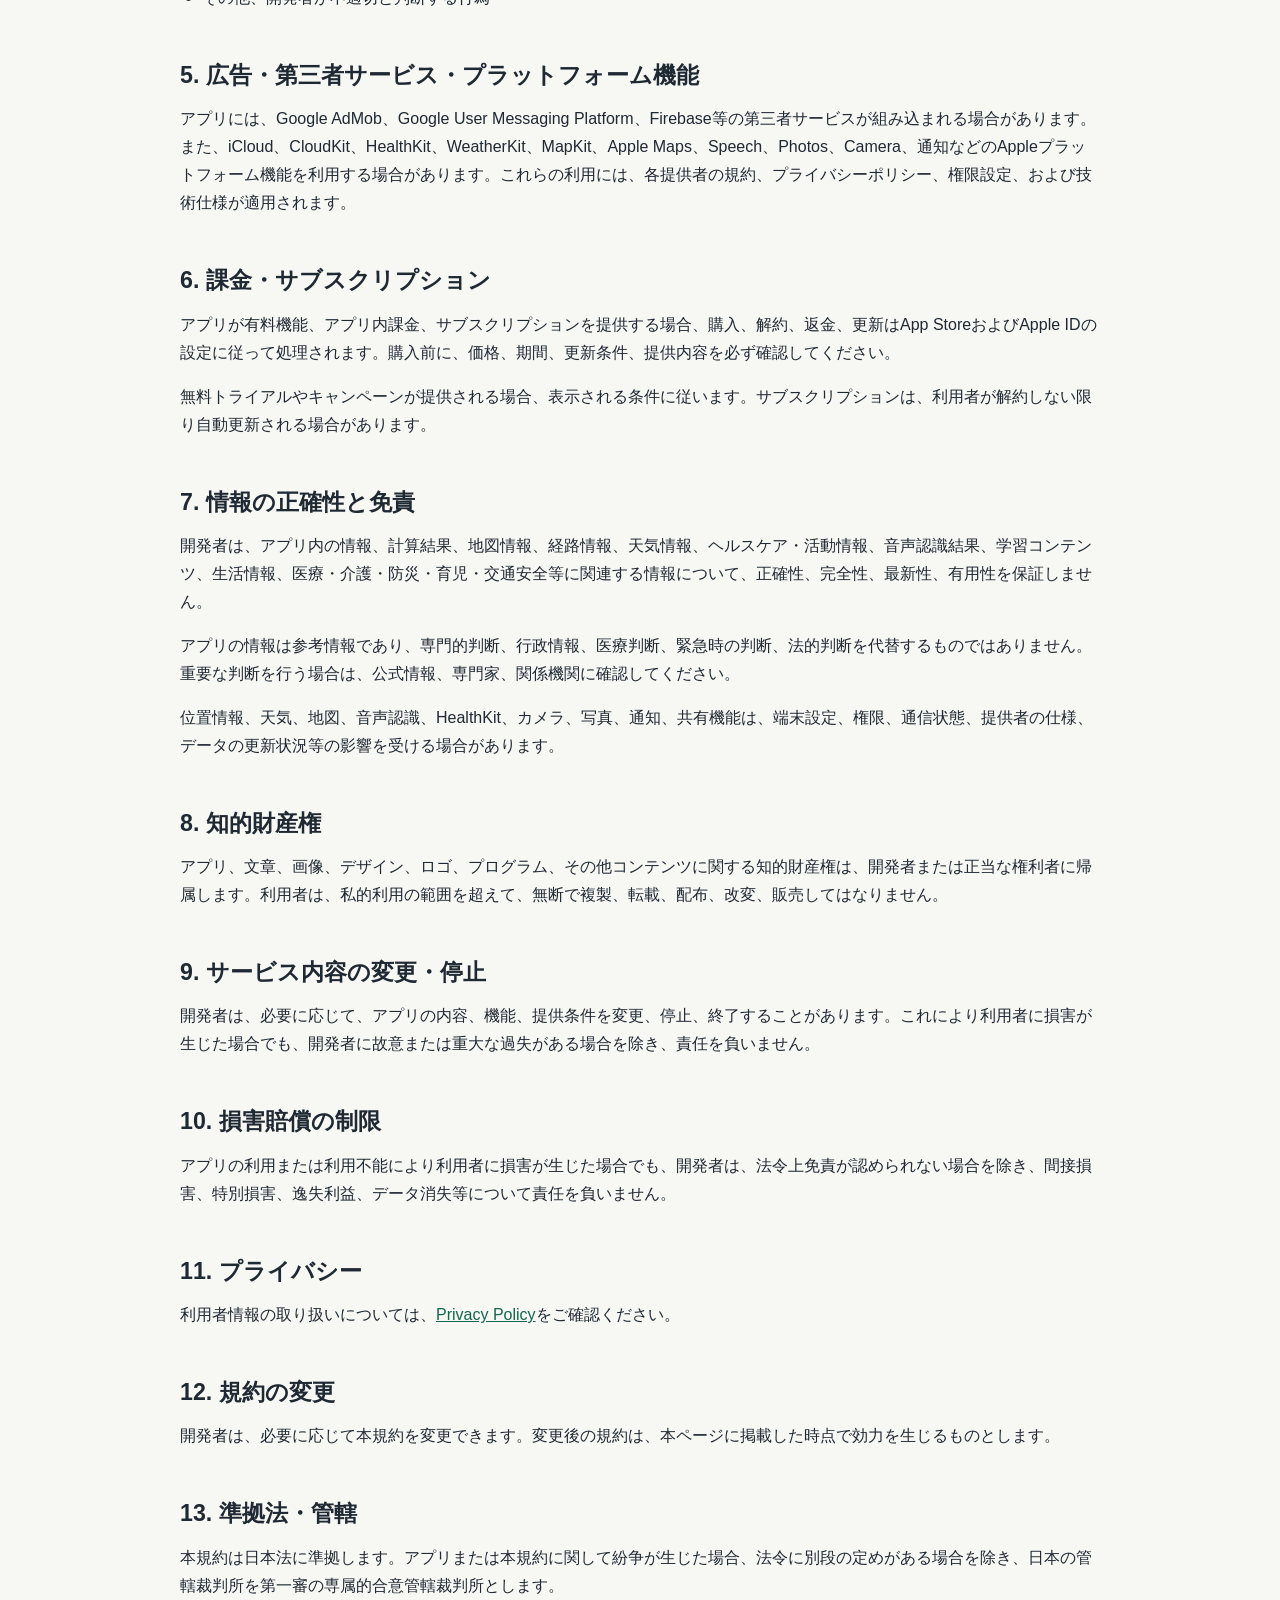
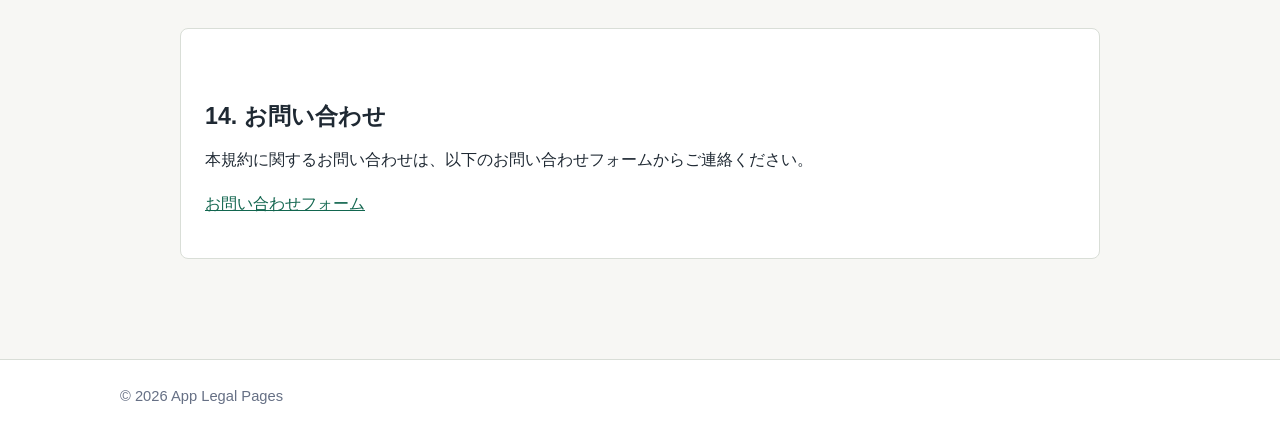
<file: terms-of-use.html>
<!doctype html>
<html lang="en">
<head>
  <meta charset="utf-8">
  <meta name="viewport" content="width=device-width, initial-scale=1">
  <title>Terms of Use | App Legal Pages</title>
  <meta name="description" content="Terms of Use for apps provided by the developer.">
  <link rel="stylesheet" href="assets/styles.css">
</head>
<body>
  <header class="site-header">
    <nav class="nav" aria-label="Primary navigation">
      <a class="brand" href="index.html">App Legal Pages</a>
      <div class="nav-links">
        <a href="privacy-policy.html">Privacy Policy</a>
        <a href="terms-of-use.html">Terms of Use</a>
      </div>
    </nav>
  </header>

  <main>
    <section id="en" lang="en">
      <div class="hero">
        <p class="eyebrow">Terms of Use</p>
        <h1>Terms of Use</h1>
        <p class="lead">These Terms of Use set forth the conditions for using iOS apps provided by the developer. By using an app, users are deemed to have agreed to these Terms.</p>
        <p class="meta">Last updated: May 1, 2026</p>
        <nav class="language-switch" aria-label="Language switcher">
          <a href="#en">English</a>
          <a href="#ja" lang="ja">日本語</a>
        </nav>
      </div>

      <section>
        <h2>1. Scope</h2>
        <p>These Terms apply to each app and related service provided by the developer where this URL is shown as the terms of use in App Store Connect, inside the app, or in support information.</p>
        <p>For apps distributed through the App Store, Apple's standard End User License Agreement or App Store terms may also apply in addition to these Terms.</p>
      </section>

      <section>
        <h2>2. Conditions of Use</h2>
        <p>Users use the apps at their own responsibility. Users are responsible for preparing, at their own cost, any device, OS, communication environment, App Store account, and other items necessary to use the apps.</p>
      </section>

      <section>
        <h2>3. User Data, Permissions, and Backups</h2>
        <p>Some apps may store records, settings, images, health or activity information, location records, shared data, reminders, or other app data on the user's device or in Apple services such as iCloud or CloudKit when enabled by the user. Users are responsible for managing device permissions, backups, iCloud settings, shared participants, and deletion of locally stored data.</p>
        <p>Data shared through iCloud or CloudKit may be visible to invited participants. Deleting an app, changing permissions, or leaving a shared group may affect the availability of app data.</p>
      </section>

      <section>
        <h2>4. Prohibited Acts</h2>
        <p>Users must not engage in any of the following acts when using the apps.</p>
        <ul>
          <li>Acts that violate laws, public order and morals, or third-party rights</li>
          <li>Analysis, modification, reverse engineering, or unauthorized access to the apps</li>
          <li>Manipulating ads, purchases, rankings, usage status, or similar items by improper means</li>
          <li>Interfering with the operation of the apps or external services</li>
          <li>Sending false, inaccurate, or excessively offensive content</li>
          <li>Any other act that the developer determines to be inappropriate</li>
        </ul>
      </section>

      <section>
        <h2>5. Advertising, Third-Party Services, and Platform Services</h2>
        <p>The apps may include third-party services such as Google AdMob, Google User Messaging Platform, and Firebase. The apps may also use Apple platform services such as iCloud, CloudKit, HealthKit, WeatherKit, MapKit, Apple Maps, Speech, Photos, Camera, and notifications. Use of these services is subject to the terms, privacy policies, permission settings, and technical specifications of each provider.</p>
      </section>

      <section>
        <h2>6. Purchases and Subscriptions</h2>
        <p>If an app provides paid features, in-app purchases, or subscriptions, purchase, cancellation, refund, and renewal are processed according to the App Store and Apple ID settings. Before purchasing, users should confirm the price, period, renewal conditions, and provided content.</p>
        <p>If a free trial or campaign is provided, the displayed conditions apply. Subscriptions may automatically renew unless cancelled by the user.</p>
      </section>

      <section>
        <h2>7. Accuracy of Information and Disclaimer</h2>
        <p>The developer does not guarantee the accuracy, completeness, timeliness, or usefulness of information, calculation results, map information, route information, weather information, health or activity information, speech recognition results, learning content, daily-life information, or information related to medical care, nursing care, disaster prevention, childcare, traffic safety, or similar areas provided in the apps.</p>
        <p>Information in the apps is for reference only and does not replace professional judgment, official administrative information, medical judgment, emergency judgment, or legal judgment. When making important decisions, users should confirm information with official sources, experts, or relevant organizations.</p>
        <p>Location, weather, map, speech recognition, HealthKit, camera, photo, notification, and sharing features may be affected by device settings, permissions, network conditions, provider specifications, and data freshness.</p>
      </section>

      <section>
        <h2>8. Intellectual Property Rights</h2>
        <p>Intellectual property rights related to the apps, text, images, designs, logos, programs, and other content belong to the developer or legitimate rights holders. Users must not reproduce, reprint, distribute, modify, or sell such content beyond the scope of private use without permission.</p>
      </section>

      <section>
        <h2>9. Changes, Suspension, and Termination</h2>
        <p>The developer may change, suspend, or terminate the content, features, or conditions of the apps as necessary. Even if users incur damages as a result, the developer will not be liable except in cases of intentional misconduct or gross negligence by the developer.</p>
      </section>

      <section>
        <h2>10. Limitation of Liability</h2>
        <p>Even if users incur damages due to use of or inability to use the apps, the developer will not be liable for indirect damages, special damages, lost profits, data loss, or similar damages, except where liability cannot be disclaimed under applicable laws.</p>
      </section>

      <section>
        <h2>11. Privacy</h2>
        <p>For handling of user information, please see the <a href="privacy-policy.html">Privacy Policy</a>.</p>
      </section>

      <section>
        <h2>12. Changes to These Terms</h2>
        <p>The developer may change these Terms as necessary. The revised Terms become effective when posted on this page.</p>
      </section>

      <section>
        <h2>13. Governing Law and Jurisdiction</h2>
        <p>These Terms are governed by the laws of Japan. If a dispute arises regarding the apps or these Terms, the courts of Japan will have exclusive jurisdiction as the court of first instance, unless otherwise provided by law.</p>
      </section>

      <section class="panel">
        <h2>14. Contact</h2>
        <p>For inquiries about these Terms, please contact the developer through the inquiry form below.</p>
        <p><a href="https://forms.gle/YtQSMnFPDuYubuL5A" rel="noopener">Inquiry form</a></p>
      </section>
    </section>

    <section class="language-section" id="ja" lang="ja">
      <div class="hero">
        <p class="eyebrow">Terms of Use</p>
        <h1>利用規約</h1>
        <p class="lead">本利用規約は、開発者が提供するiOSアプリの利用条件を定めるものです。利用者は、アプリを利用することにより、本規約に同意したものとみなされます。</p>
        <p class="meta">最終更新日: 2026年5月1日</p>
        <nav class="language-switch" aria-label="言語切替">
          <a href="#en" lang="en">English</a>
          <a href="#ja">日本語</a>
        </nav>
      </div>

      <section>
      <h2>1. 適用</h2>
      <p>本規約は、開発者が提供し、App Store Connect、アプリ内、またはサポート案内で本URLを利用規約として表示している各アプリおよび関連サービスの利用に適用されます。</p>
      <p>App Storeから配布されるアプリについては、本規約に加え、Appleの標準エンドユーザー使用許諾契約またはApp Storeの利用条件が適用される場合があります。</p>
    </section>

    <section>
      <h2>2. 利用条件</h2>
      <p>利用者は、自己の責任においてアプリを利用するものとします。アプリの利用に必要な端末、OS、通信環境、App Storeアカウント等は、利用者の責任と費用で準備するものとします。</p>
    </section>

    <section>
      <h2>3. 利用者データ、権限、バックアップ</h2>
      <p>一部のアプリでは、利用者が有効化した場合、記録、設定、画像、ヘルスケア・活動情報、位置情報の記録、共有データ、リマインダー、その他アプリ内データを、利用者の端末内またはiCloud、CloudKit等のAppleサービスに保存する場合があります。利用者は、端末権限、バックアップ、iCloud設定、共有相手、端末内データの削除を自己の責任で管理するものとします。</p>
      <p>iCloudまたはCloudKitを通じて共有されたデータは、招待された参加者に表示される場合があります。アプリの削除、権限変更、共有グループからの退出により、アプリデータの利用可否に影響が生じる場合があります。</p>
    </section>

    <section>
      <h2>4. 禁止事項</h2>
      <p>利用者は、アプリの利用にあたり、以下の行為を行ってはなりません。</p>
      <ul>
        <li>法令、公序良俗、第三者の権利に反する行為</li>
        <li>アプリの解析、改変、リバースエンジニアリング、不正アクセス</li>
        <li>不正な方法で広告、課金、ランキング、利用状況等を操作する行為</li>
        <li>アプリや外部サービスの運営を妨害する行為</li>
        <li>虚偽、不正確、過度に攻撃的な内容を送信する行為</li>
        <li>その他、開発者が不適切と判断する行為</li>
      </ul>
    </section>

    <section>
      <h2>5. 広告・第三者サービス・プラットフォーム機能</h2>
      <p>アプリには、Google AdMob、Google User Messaging Platform、Firebase等の第三者サービスが組み込まれる場合があります。また、iCloud、CloudKit、HealthKit、WeatherKit、MapKit、Apple Maps、Speech、Photos、Camera、通知などのAppleプラットフォーム機能を利用する場合があります。これらの利用には、各提供者の規約、プライバシーポリシー、権限設定、および技術仕様が適用されます。</p>
    </section>

    <section>
      <h2>6. 課金・サブスクリプション</h2>
      <p>アプリが有料機能、アプリ内課金、サブスクリプションを提供する場合、購入、解約、返金、更新はApp StoreおよびApple IDの設定に従って処理されます。購入前に、価格、期間、更新条件、提供内容を必ず確認してください。</p>
      <p>無料トライアルやキャンペーンが提供される場合、表示される条件に従います。サブスクリプションは、利用者が解約しない限り自動更新される場合があります。</p>
    </section>

    <section>
      <h2>7. 情報の正確性と免責</h2>
      <p>開発者は、アプリ内の情報、計算結果、地図情報、経路情報、天気情報、ヘルスケア・活動情報、音声認識結果、学習コンテンツ、生活情報、医療・介護・防災・育児・交通安全等に関連する情報について、正確性、完全性、最新性、有用性を保証しません。</p>
      <p>アプリの情報は参考情報であり、専門的判断、行政情報、医療判断、緊急時の判断、法的判断を代替するものではありません。重要な判断を行う場合は、公式情報、専門家、関係機関に確認してください。</p>
      <p>位置情報、天気、地図、音声認識、HealthKit、カメラ、写真、通知、共有機能は、端末設定、権限、通信状態、提供者の仕様、データの更新状況等の影響を受ける場合があります。</p>
    </section>

    <section>
      <h2>8. 知的財産権</h2>
      <p>アプリ、文章、画像、デザイン、ロゴ、プログラム、その他コンテンツに関する知的財産権は、開発者または正当な権利者に帰属します。利用者は、私的利用の範囲を超えて、無断で複製、転載、配布、改変、販売してはなりません。</p>
    </section>

    <section>
      <h2>9. サービス内容の変更・停止</h2>
      <p>開発者は、必要に応じて、アプリの内容、機能、提供条件を変更、停止、終了することがあります。これにより利用者に損害が生じた場合でも、開発者に故意または重大な過失がある場合を除き、責任を負いません。</p>
    </section>

    <section>
      <h2>10. 損害賠償の制限</h2>
      <p>アプリの利用または利用不能により利用者に損害が生じた場合でも、開発者は、法令上免責が認められない場合を除き、間接損害、特別損害、逸失利益、データ消失等について責任を負いません。</p>
    </section>

    <section>
      <h2>11. プライバシー</h2>
      <p>利用者情報の取り扱いについては、<a href="privacy-policy.html">Privacy Policy</a>をご確認ください。</p>
    </section>

    <section>
      <h2>12. 規約の変更</h2>
      <p>開発者は、必要に応じて本規約を変更できます。変更後の規約は、本ページに掲載した時点で効力を生じるものとします。</p>
    </section>

    <section>
      <h2>13. 準拠法・管轄</h2>
      <p>本規約は日本法に準拠します。アプリまたは本規約に関して紛争が生じた場合、法令に別段の定めがある場合を除き、日本の管轄裁判所を第一審の専属的合意管轄裁判所とします。</p>
    </section>

    <section class="panel">
      <h2>14. お問い合わせ</h2>
      <p>本規約に関するお問い合わせは、以下のお問い合わせフォームからご連絡ください。</p>
      <p><a href="https://forms.gle/YtQSMnFPDuYubuL5A" rel="noopener">お問い合わせフォーム</a></p>
    </section>
    </section>

  </main>

  <footer class="site-footer">
    <div class="footer-inner">&copy; 2026 App Legal Pages</div>
  </footer>
</body>
</html>
</file>
<file: assets/styles.css>
:root {
  color-scheme: light;
  --bg: #f7f7f4;
  --paper: #ffffff;
  --ink: #1f2933;
  --muted: #667085;
  --line: #d9ded7;
  --accent: #1b7f64;
  --accent-strong: #12664f;
  --soft: #eef7f2;
}

* {
  box-sizing: border-box;
}

html {
  font-family: -apple-system, BlinkMacSystemFont, "Hiragino Sans", "Hiragino Kaku Gothic ProN", "Noto Sans JP", "Segoe UI", sans-serif;
  line-height: 1.75;
  color: var(--ink);
  background: var(--bg);
}

body {
  margin: 0;
}

.site-header {
  border-bottom: 1px solid var(--line);
  background: rgba(255, 255, 255, 0.86);
}

.nav {
  width: min(1040px, calc(100% - 32px));
  margin: 0 auto;
  min-height: 64px;
  display: flex;
  align-items: center;
  justify-content: space-between;
  gap: 16px;
}

.brand {
  color: var(--ink);
  font-weight: 700;
  text-decoration: none;
}

.nav-links {
  display: flex;
  align-items: center;
  gap: 14px;
  flex-wrap: wrap;
}

.nav-links a {
  color: var(--accent-strong);
  font-size: 0.95rem;
  text-decoration: none;
}

.nav-links a:hover {
  text-decoration: underline;
}

main {
  width: min(920px, calc(100% - 32px));
  margin: 0 auto;
  padding: 48px 0 72px;
}

.hero {
  padding: 32px 0 24px;
}

.eyebrow {
  margin: 0 0 10px;
  color: var(--accent-strong);
  font-size: 0.86rem;
  font-weight: 700;
  letter-spacing: 0;
  text-transform: uppercase;
}

h1,
h2,
h3 {
  line-height: 1.35;
  letter-spacing: 0;
}

h1 {
  margin: 0 0 16px;
  font-size: clamp(2rem, 6vw, 3.3rem);
}

h2 {
  margin: 44px 0 14px;
  padding-top: 4px;
  font-size: 1.45rem;
}

h3 {
  margin: 28px 0 10px;
  font-size: 1.08rem;
}

p {
  margin: 0 0 16px;
}

.lead {
  max-width: 760px;
  color: #344054;
  font-size: 1.08rem;
}

.panel {
  margin: 28px 0;
  padding: 24px;
  border: 1px solid var(--line);
  border-radius: 8px;
  background: var(--paper);
}

.link-grid {
  display: grid;
  grid-template-columns: repeat(auto-fit, minmax(240px, 1fr));
  gap: 14px;
  margin-top: 24px;
}

.action-link {
  min-height: 116px;
  padding: 18px;
  border: 1px solid var(--line);
  border-radius: 8px;
  background: var(--paper);
  color: var(--ink);
  text-decoration: none;
}

.action-link strong {
  display: block;
  margin-bottom: 8px;
  color: var(--accent-strong);
  font-size: 1.05rem;
}

.action-link span {
  display: block;
  color: var(--muted);
  font-size: 0.94rem;
}

.action-link:hover {
  border-color: var(--accent);
}

.meta {
  color: var(--muted);
  font-size: 0.94rem;
}

.notice {
  padding: 16px 18px;
  border-left: 4px solid var(--accent);
  background: var(--soft);
}

.language-switch {
  display: flex;
  flex-wrap: wrap;
  gap: 10px;
  margin: 22px 0 0;
}

.language-switch a {
  display: inline-flex;
  align-items: center;
  min-height: 40px;
  padding: 7px 13px;
  border: 1px solid var(--line);
  border-radius: 8px;
  background: var(--paper);
  color: var(--accent-strong);
  font-weight: 700;
  text-decoration: none;
}

.language-switch a:hover {
  border-color: var(--accent);
}

.language-section {
  margin-top: 56px;
  padding-top: 32px;
  border-top: 1px solid var(--line);
}

ul {
  padding-left: 1.35rem;
}

li {
  margin: 0 0 8px;
}

.table-wrap {
  overflow-x: auto;
  margin: 18px 0;
  border: 1px solid var(--line);
  border-radius: 8px;
  background: var(--paper);
}

table {
  width: 100%;
  min-width: 620px;
  border-collapse: collapse;
}

th,
td {
  padding: 12px 14px;
  border-bottom: 1px solid var(--line);
  text-align: left;
  vertical-align: top;
}

th {
  background: #f0f3ef;
  font-weight: 700;
}

tr:last-child td {
  border-bottom: 0;
}

a {
  color: var(--accent-strong);
}

.site-footer {
  border-top: 1px solid var(--line);
  background: #ffffff;
}

.footer-inner {
  width: min(1040px, calc(100% - 32px));
  margin: 0 auto;
  padding: 24px 0;
  color: var(--muted);
  font-size: 0.92rem;
}

@media (max-width: 640px) {
  .nav {
    align-items: flex-start;
    flex-direction: column;
    padding: 14px 0;
  }

  main {
    padding-top: 28px;
  }

  .panel {
    padding: 18px;
  }
}
</file>
